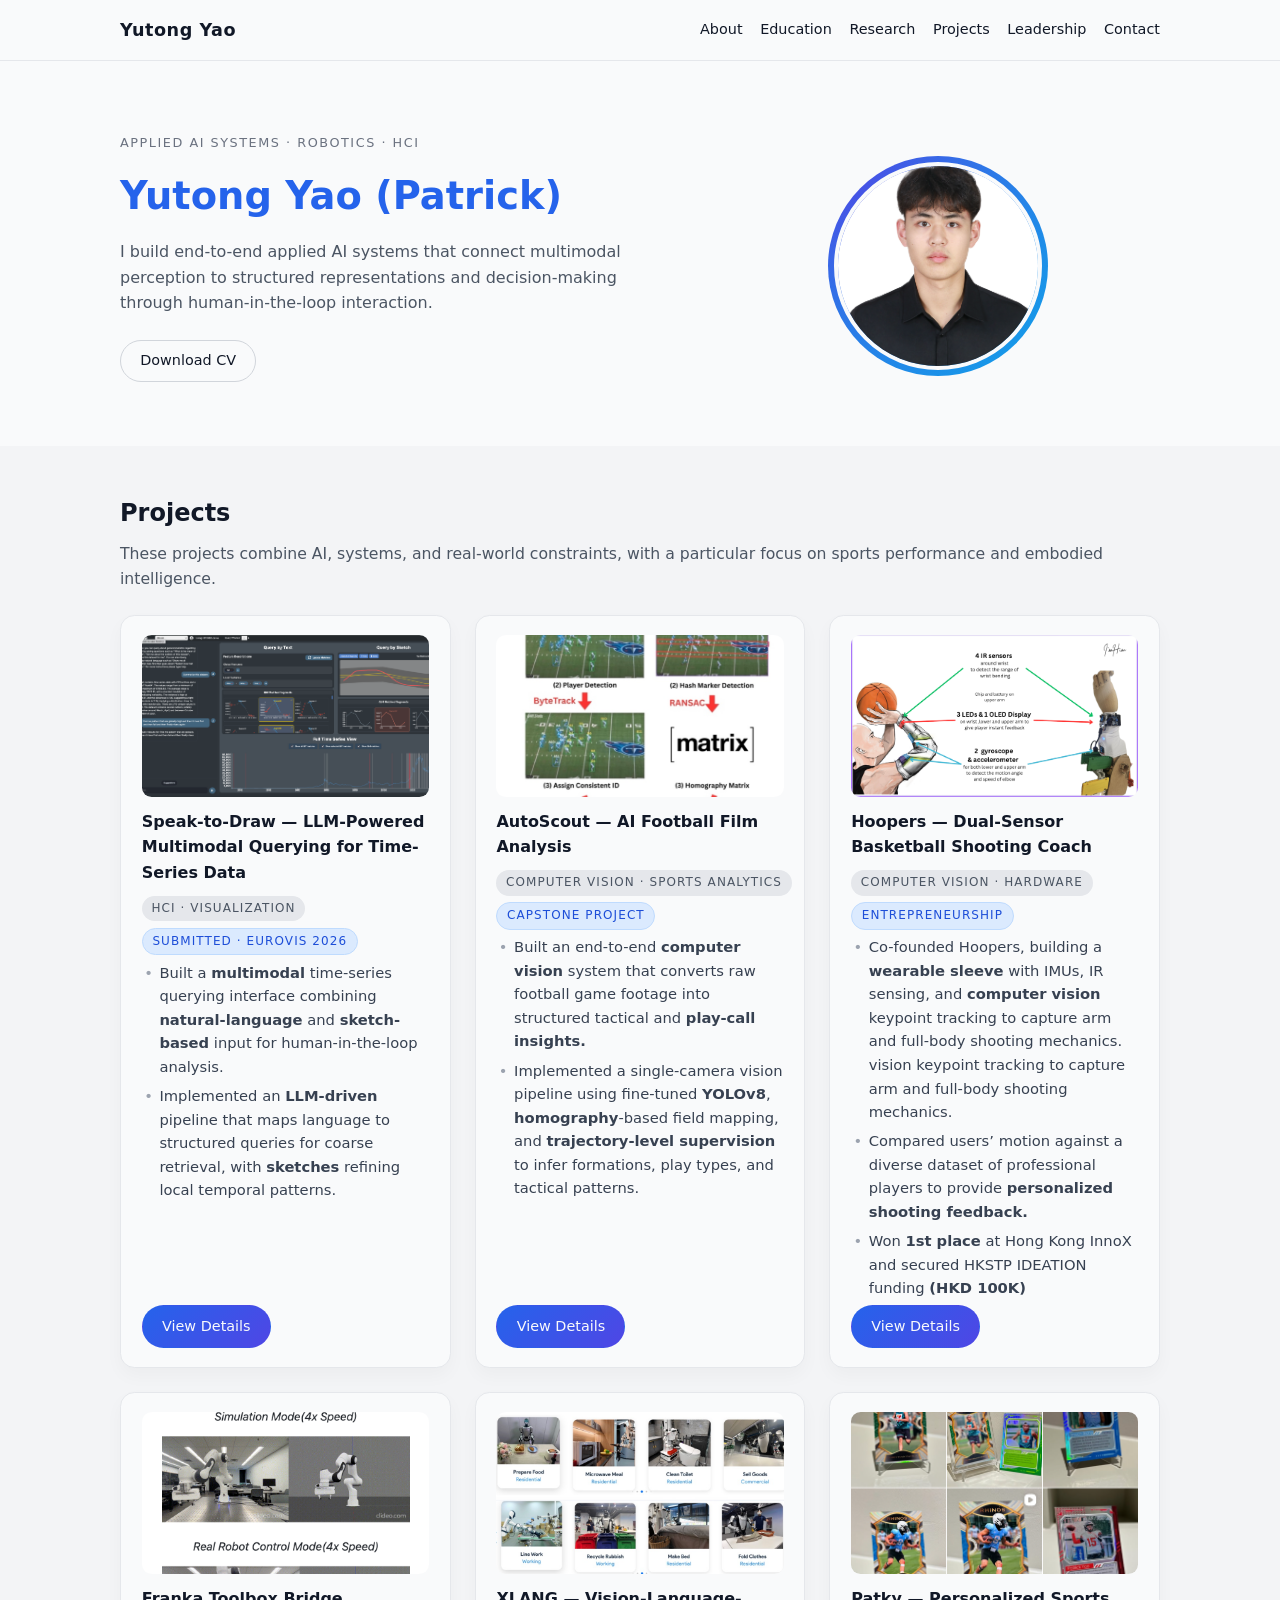
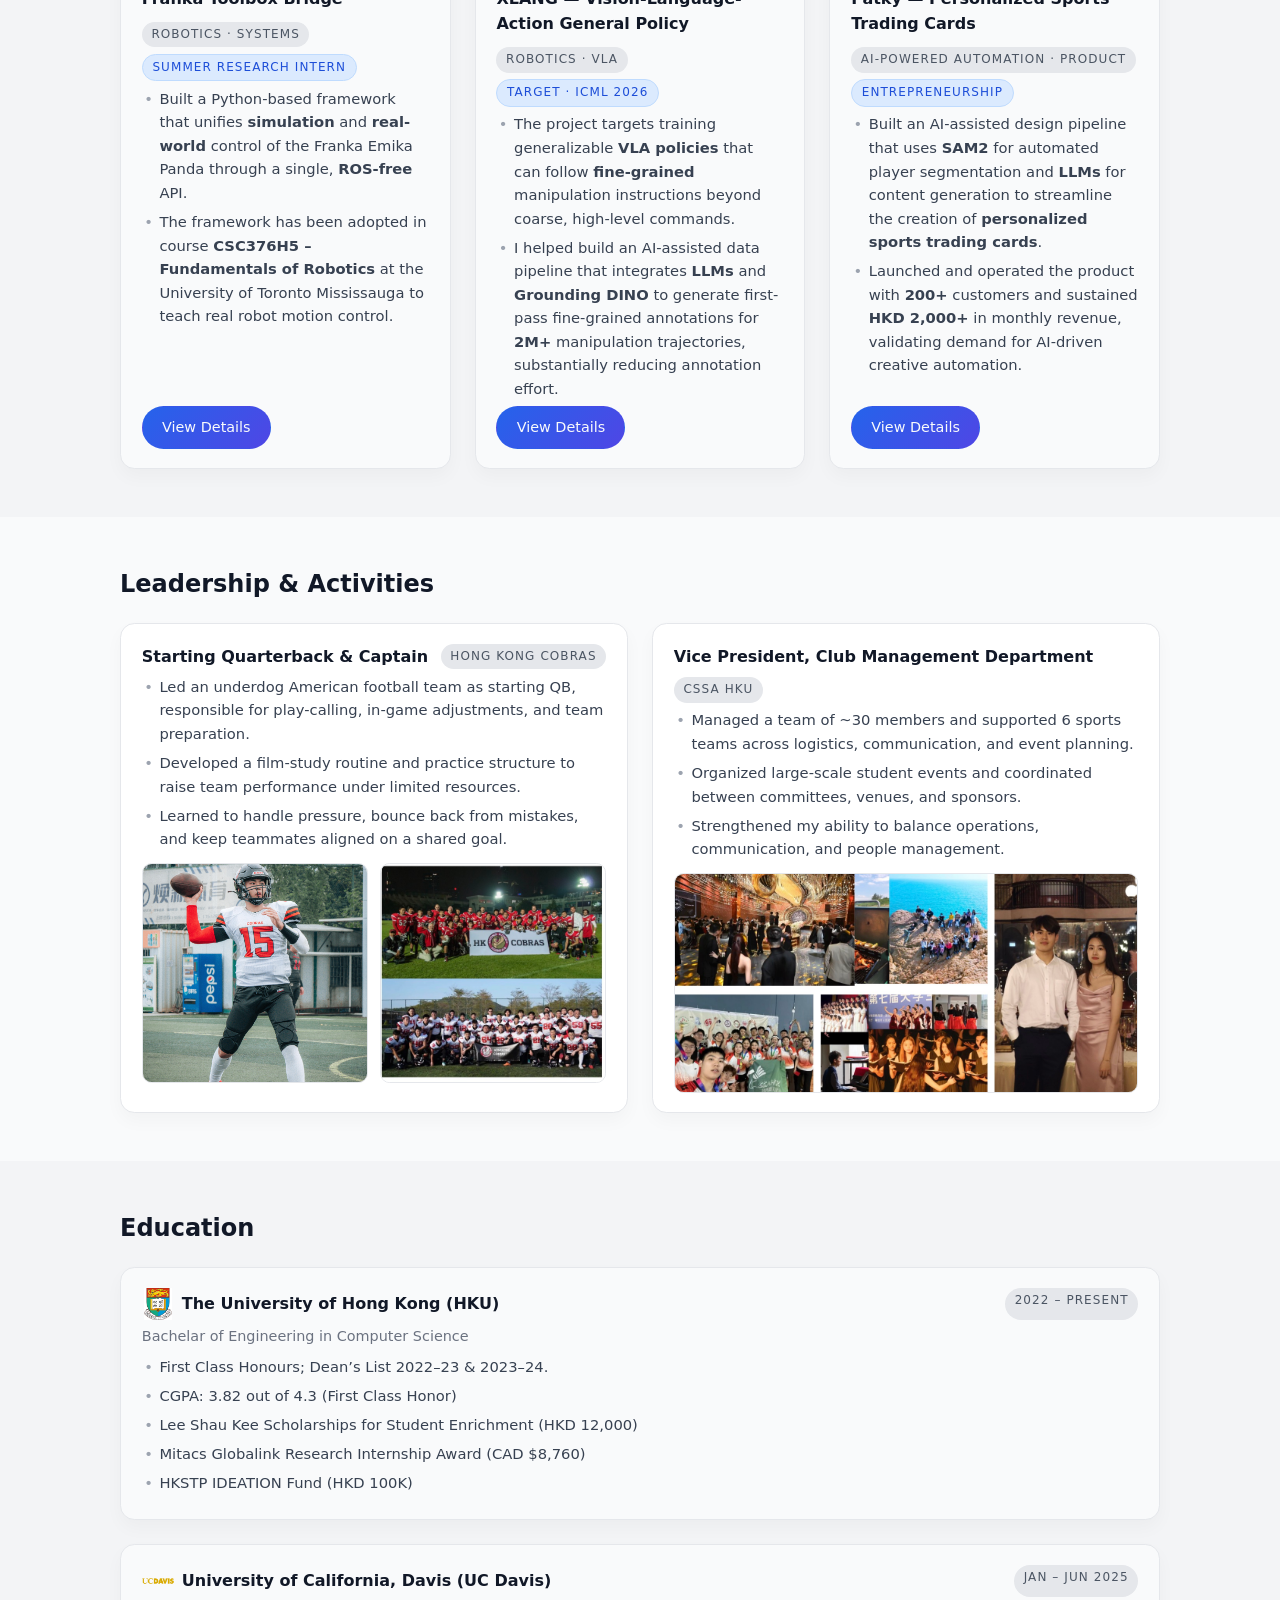
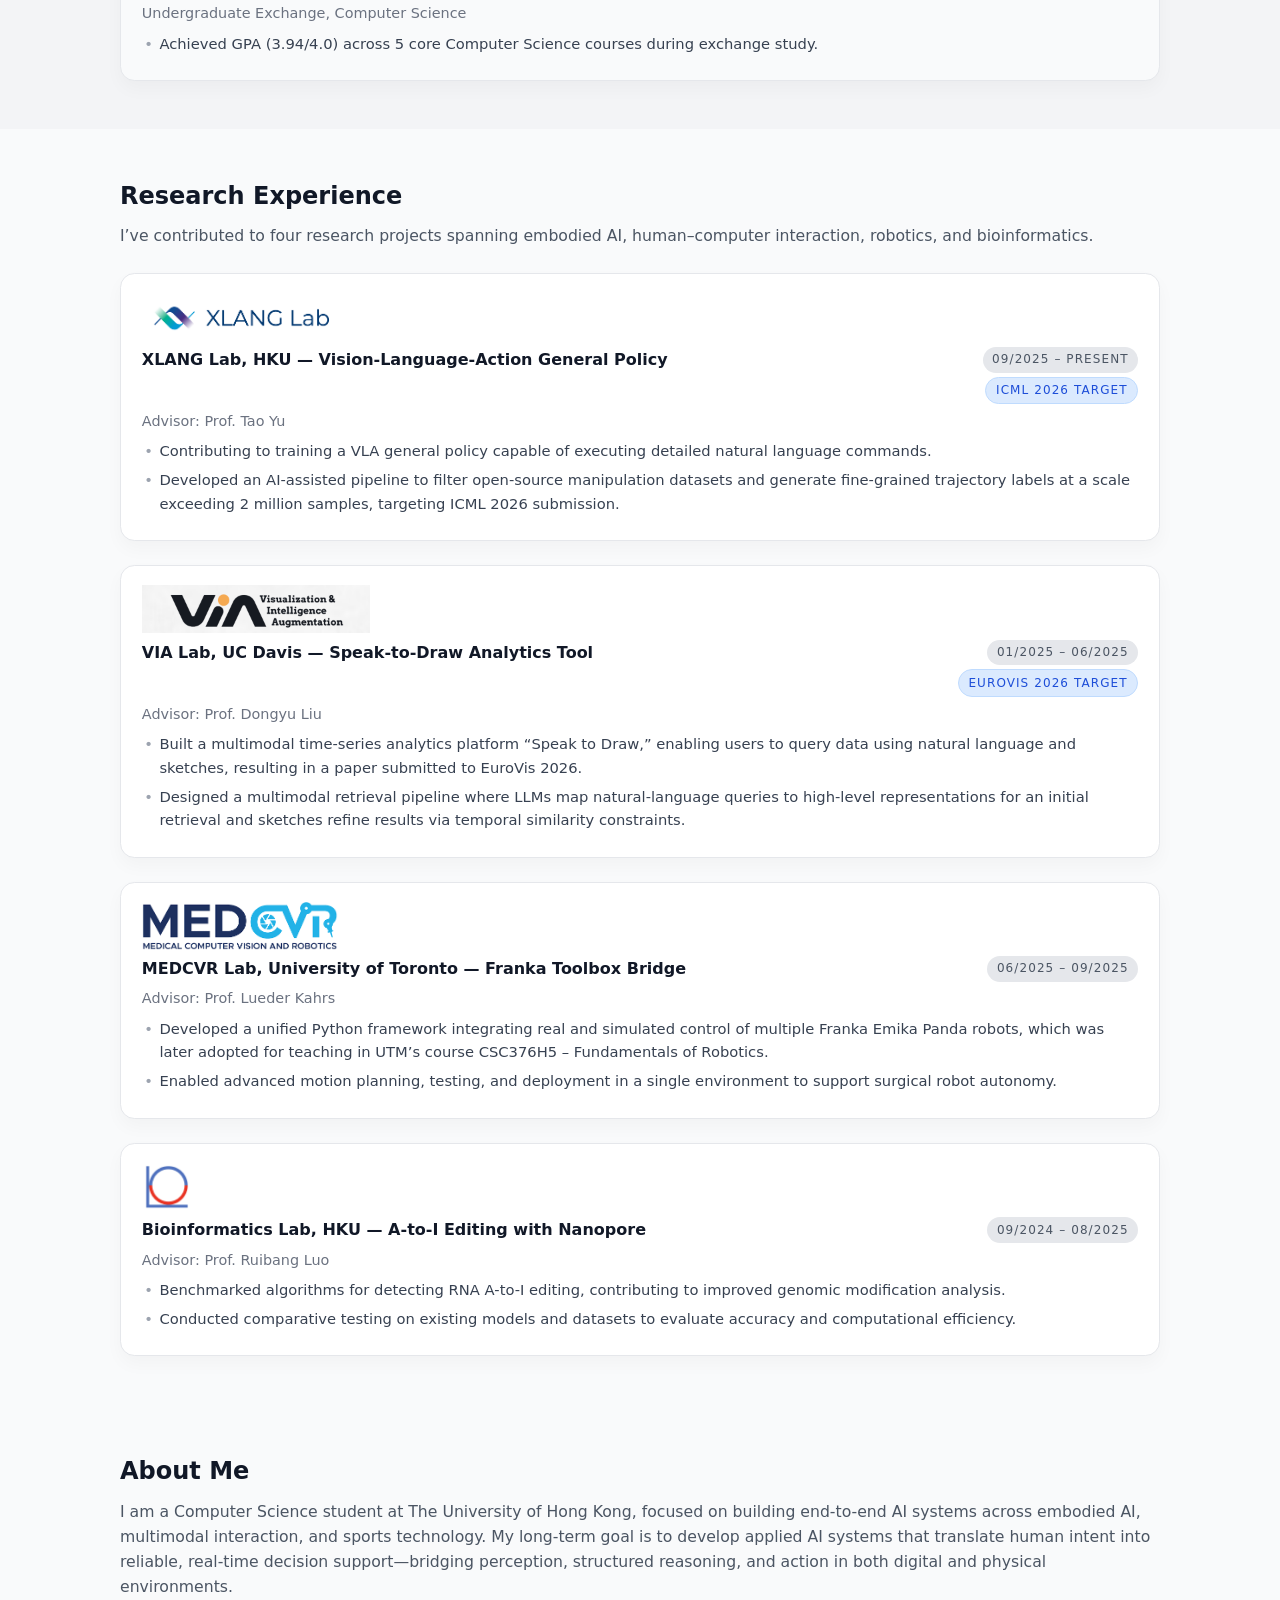
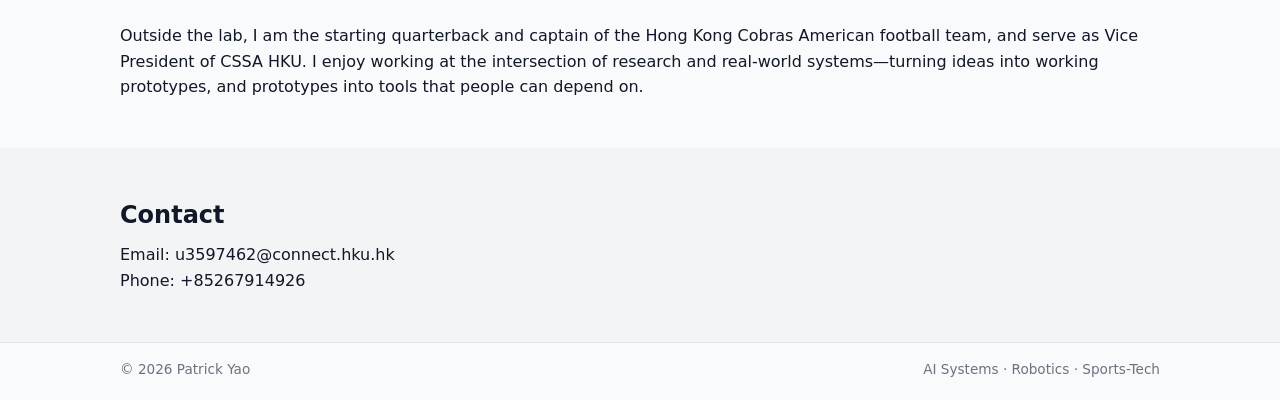
<file: index.html>
<!DOCTYPE html>
<html lang="en">
<head>
  <meta charset="UTF-8" />
  <title>Yutong Yao (Patrick) | AI Systems & Sports-Tech</title>
  <meta name="viewport" content="width=device-width, initial-scale=1" />
  <link rel="stylesheet" href="style.css" />
  <style>
    /* Inline overrides to avoid cache issues on deploy */
    .project-card {
      display: flex;
      flex-direction: column;
      min-height: 540px;
    }
    .project-actions {
      margin-top: auto;
      display: flex;
      gap: 0.5rem;
    }
    .tag-group {
      display: flex;
      gap: 0.4rem;
      flex-basis: 100%;
      flex-wrap: wrap;
      margin-top: 0.15rem;
    }
    .tag-accent {
      background-color: #dbeafe;
      color: #1d4ed8;
      border: 1px solid #bfdbfe;
    }
    /* Research section: keep tags on the right and stack vertically */
    #research .card-header {
      display: flex;
      justify-content: space-between;
      align-items: flex-start;
    }
    #research .tag-group {
      flex-basis: auto;
      flex-wrap: nowrap;
      flex-direction: column;
      align-items: flex-end;
      gap: 0.25rem;
      margin-top: 0;
    }
    /* Leadership galleries */
    .leadership-gallery {
      display: grid;
      grid-template-columns: repeat(auto-fit, minmax(220px, 1fr));
      gap: 0.75rem;
      margin-top: 0.75rem;
    }
    .leadership-gallery img {
      width: 100%;
      height: 220px;
      object-fit: cover;
      border-radius: 0.6rem;
      border: 1px solid #e5e7eb;
    }
  </style>
</head>
<body>
  <header class="site-header">
    <div class="container nav-container">
      <div class="logo">
        <a href="#top">Yutong Yao</a>
      </div>
      <nav class="nav">
        <a href="#about">About</a>
        <a href="#education">Education</a>
        <a href="#research">Research</a>
        <a href="#projects">Projects</a>
        <a href="#leadership">Leadership</a>
        <a href="#contact">Contact</a>
      </nav>
    </div>
  </header>

  <main id="top">
    <!-- Hero / Intro -->
    <section class="hero">
      <div class="container hero-grid">
        <div class="hero-text">
          <p class="eyebrow">APPLIED AI SYSTEMS · ROBOTICS · HCI</p>
          <h1 class="hero-title"><span class="highlight">Yutong Yao (Patrick)</span></h1>
          <p class="hero-subtitle">
            I build end-to-end applied AI systems that connect multimodal perception to structured representations and decision-making through human-in-the-loop interaction.
          </p>
          <div class="hero-actions">
            <a href="cv/cv%203.4.pdf" class="btn" target="_blank" rel="noopener">
              Download CV
            </a>
          </div>
        </div>
        <div class="hero-photo-wrapper">
          <div class="hero-photo-circle">
            <img src="assets/personal_pic/YutongYao.png" alt="Portrait of Patrick Yao" class="hero-photo" />
          </div>
        </div>
      </div>
    </section>

    <!-- About moved below Projects -->

    <!-- Projects (moved before Education) -->
    <section id="projects" class="section section-alt">
      <div class="container">
        <h2 class="section-title">Projects</h2>
        <p class="section-lead">
          These projects combine AI, systems, and real-world constraints, with a particular focus on
          sports performance and embodied intelligence.
        </p>

        <div class="card-list cards-two-column">
          <!-- Speak-to-Draw — first -->
          <article class="card project-card">
            <img class="project-image" src="assets/project_pic/SpeakToDraw/SpeakToDraw_Pic_1.png" alt="Speak-to-Draw project preview" />
            <div class="card-header">
              <h3>Speak-to-Draw — LLM-Powered Multimodal Querying for Time-Series Data</h3>
              <div class="tag-group">
                <span class="tag">HCI · Visualization</span>
                <span class="tag tag-accent">SUBMITTED · EUROVIS 2026</span>
              </div>
            </div>
            <ul class="card-list-items">
              <li>
                Built a <strong>multimodal</strong> time-series querying interface combining <strong>natural-language</strong> and <strong>sketch-based</strong> input for human-in-the-loop analysis.
              </li>
              <li>
                Implemented an <strong>LLM-driven</strong> pipeline that maps language to structured queries for coarse retrieval, with <strong>sketches</strong> refining local temporal patterns.
              </li>
            </ul>
            <div class="project-actions">
              <a href="projects/speak-to-draw.html" class="btn primary">View Details</a>
            </div>
          </article>

          <!-- AutoScout — second -->
          <article class="card project-card">
            <img class="project-image" src="assets/project_pic/AutoScout/AutoScout_Pic_1.png" alt="AutoScout project preview" />
            <div class="card-header">
              <h3>AutoScout — AI Football Film Analysis</h3>
              <div class="tag-group">
                <span class="tag">Computer Vision · Sports Analytics</span>
                <span class="tag tag-accent">Capstone Project</span>
              </div>
            </div>
            <ul class="card-list-items">
              <li>
                Built an end-to-end <strong>computer vision</strong> system that converts raw football game footage into structured tactical and <strong>play-call insights.</strong>
              </li>
              <li>
                Implemented a single-camera vision pipeline using fine-tuned <strong>YOLOv8</strong>, <strong>homography</strong>-based field mapping</strong>, and <strong>trajectory-level supervision</strong> to infer formations, play types, and tactical patterns.
              </li>
            </ul>
            <div class="project-actions">
              <a href="projects/autoscout.html" class="btn primary">View Details</a>
            </div>
          </article>

          <!-- Hoopers — third -->
          <article class="card project-card">
            <img class="project-image" src="assets/project_pic/Hoopers/Hoopers_Pic_1.png" alt="Hoopers project preview" />
            <div class="card-header">
              <h3>Hoopers — Dual-Sensor Basketball Shooting Coach</h3>
              <div class="tag-group">
                <span class="tag">Computer Vision · Hardware</span>
                <span class="tag tag-accent">Entrepreneurship</span>
              </div>
            </div>
            <ul class="card-list-items">
              <li>
                Co-founded Hoopers, building a <strong>wearable sleeve</strong> with IMUs, IR sensing, and <strong>computer vision</strong> keypoint tracking to capture arm and full-body shooting mechanics.
                vision keypoint tracking to capture arm and full-body shooting mechanics.
              </li>
              <li>
                Compared users’ motion against a diverse dataset of professional players to provide
                <strong>personalized shooting feedback.</strong>
              </li>
              <li>
                Won <strong>1st place</strong> at Hong Kong InnoX and secured HKSTP IDEATION funding <strong>(HKD 100K)</strong> 
              </li>
            </ul>
            <div class="project-actions">
              <a href="projects/hoopers.html" class="btn primary">View Details</a>
            </div>
          </article>

          <!-- Franka Toolbox Bridge — fourth -->
          <article class="card project-card">
            <img class="project-image" src="assets/project_pic/Franky_Toolbox_Bridge/Franky_Toolbox_Bridge.png" alt="Franka Toolbox Bridge project preview" />
            <div class="card-header">
              <h3>Franka Toolbox Bridge</h3>
              <div class="tag-group">
                <span class="tag">Robotics · Systems</span>
                <span class="tag tag-accent">Summer Research Intern</span>
              </div>
            </div>
            <ul class="card-list-items">
              <li>
                Built a Python-based framework that unifies <strong>simulation</strong> and <strong>real-world</strong> control of the Franka Emika Panda through a single, <strong>ROS-free</strong> API.
              </li>
              <li>
                The framework has been adopted in course <strong>CSC376H5 – Fundamentals of Robotics</strong> at the University of Toronto Mississauga to teach real robot motion control.
              </li>
            </ul>
            <div class="project-actions">
              <a href="projects/franka-toolbox-bridge.html" class="btn primary">View Details</a>
            </div>
          </article>

          <!-- XLANG — placeholder -->
          <article class="card project-card">
            <img class="project-image" src="assets/football_pic/XLANG.jpeg" alt="XLANG project preview" />
            <div class="card-header">
              <h3>XLANG — Vision-Language-Action General Policy</h3>
              <div class="tag-group">
                <span class="tag">Robotics · VLA</span>
                <span class="tag tag-accent">Target · ICML 2026</span>
              </div>
            </div>
            <ul class="card-list-items">
              <li>
                The project targets training generalizable <strong>VLA policies</strong> that can follow <strong>fine-grained</strong> manipulation instructions beyond coarse, high-level commands.
              </li>
              <li>
                I helped build an AI-assisted data pipeline that integrates <strong>LLMs</strong> and <strong>Grounding DINO</strong> to generate first-pass fine-grained annotations for <strong>2M+</strong> manipulation trajectories, substantially reducing annotation effort.
              </li>
            </ul>
            <div class="project-actions">
              <a href="projects/xlang.html" class="btn primary">View Details</a>
            </div>
          </article>

          <!-- Patky — placeholder -->
          <article class="card project-card">
            <img class="project-image" src="assets/project_pic/Patky/Patky_Pic_2.png" alt="Patky project preview" />
            <div class="card-header">
              <h3>Patky — Personalized Sports Trading Cards</h3>
              <div class="tag-group">
                <span class="tag">AI-POWERED AUTOMATION · Product</span>
                <span class="tag tag-accent">Entrepreneurship</span>
              </div>
            </div>
            <ul class="card-list-items">
              <li>
                Built an AI-assisted design pipeline that uses <strong>SAM2</strong> for automated player segmentation and <strong>LLMs</strong> for content generation to streamline the creation of <strong>personalized sports trading cards</strong>.
              </li>
              <li>
                Launched and operated the product with <strong>200+</strong> customers and sustained <strong>HKD 2,000+</strong> in monthly revenue, validating demand for AI-driven creative automation.
              </li>
            </ul>
            <div class="project-actions">
              <a href="projects/patky.html" class="btn primary">View Details</a>
            </div>
          </article>
        </div>
      </div>
    </section>

    <!-- Leadership & Activities -->
    <section id="leadership" class="section">
      <div class="container">
        <h2 class="section-title">Leadership & Activities</h2>
        <div class="card-list cards-two-column">

          <article class="card">
            <div class="card-header">
              <h3>Starting Quarterback & Captain</h3>
              <span class="tag">Hong Kong Cobras</span>
            </div>
            <ul class="card-list-items">
              <li>
                Led an underdog American football team as starting QB, responsible for play-calling,
                in-game adjustments, and team preparation.
              </li>
              <li>
                Developed a film-study routine and practice structure to raise team performance under
                limited resources.
              </li>
              <li>
                Learned to handle pressure, bounce back from mistakes, and keep teammates aligned on a
                shared goal.
              </li>
            </ul>
            <div class="leadership-gallery">
              <img src="assets/football_pic/football1.JPG" alt="Quarterback action left">
              <img src="assets/football_pic/football3.jpeg" alt="Quarterback action right">
            </div>
          </article>

          <article class="card">
            <div class="card-header">
              <h3>Vice President, Club Management Department</h3>
              <span class="tag">CSSA HKU</span>
            </div>
            <ul class="card-list-items">
              <li>
                Managed a team of ~30 members and supported 6 sports teams across logistics,
                communication, and event planning.
              </li>
              <li>
                Organized large-scale student events and coordinated between committees, venues, and
                sponsors.
              </li>
              <li>
                Strengthened my ability to balance operations, communication, and people management.
              </li>
            </ul>
            <div class="leadership-gallery">
              <img src="assets/football_pic/CSSAHKU.jpeg" alt="CSSA HKU activities">
            </div>
          </article>

        </div>
      </div>
    </section>

    

    <!-- Education -->
    <section id="education" class="section section-alt">
      <div class="container">
        <h2 class="section-title">Education</h2>
        <div class="card-list">
          <article class="card">
            <div class="card-header">
              <div class="card-title">
                <img src="assets/icons/hku_icon.png" alt="HKU icon" class="card-logo" />
                <h3>The University of Hong Kong (HKU)</h3>
              </div>
              <span class="tag">2022 – Present</span>
            </div>
            <p class="card-subtitle">Bachelar of Engineering in Computer Science</p>
            <ul class="card-list-items">
              <li>First Class Honours; Dean’s List 2022–23 & 2023–24.</li>
              <li>CGPA: 3.82 out of 4.3 (First Class Honor)</li>
              <li>Lee Shau Kee Scholarships for Student Enrichment (HKD 12,000)</li>
              <li>Mitacs Globalink Research Internship Award (CAD $8,760)</li>
              <li>HKSTP IDEATION Fund (HKD 100K)</li>
            </ul>
          </article>
          <article class="card">
            <div class="card-header">
              <div class="card-title">
                <img src="assets/icons/UCDavis_icon.png" alt="UC Davis icon" class="card-logo" />
                <h3>University of California, Davis (UC Davis)</h3>
              </div>
              <span class="tag">Jan – Jun 2025</span>
            </div>
            <p class="card-subtitle">Undergraduate Exchange, Computer Science</p>
            <ul class="card-list-items">
              <li>Achieved GPA (3.94/4.0) across 5 core Computer Science courses during exchange study.</li>
            </ul>
          </article>
        </div>
      </div>
    </section>

    <!-- Research Experience -->
    <section id="research" class="section">
      <div class="container">
        <h2 class="section-title">Research Experience</h2>
        <p class="section-lead">
          I’ve contributed to four research projects spanning embodied AI, human–computer interaction,
          robotics, and bioinformatics.
        </p>

        <div class="card-list">

          <article class="card">
            <div class="research-logo-wrap">
              <img src="assets/icons/XLANG_icon.png" alt="XLANG Lab icon" class="research-logo" />
            </div>
            <div class="card-header">
              <h3>XLANG Lab, HKU — Vision-Language-Action General Policy</h3>
              <div class="tag-group">
                <span class="tag">09/2025 – Present</span>
                <span class="tag tag-accent">ICML 2026 Target</span>
              </div>
            </div>
            <p class="card-subtitle">Advisor: Prof. Tao Yu</p>
            <ul class="card-list-items">
              <li>Contributing to training a VLA general policy capable of executing detailed natural language commands.</li>
              <li>Developed an AI-assisted pipeline to filter open-source manipulation datasets and generate fine-grained trajectory labels at a scale exceeding 2 million samples, targeting ICML 2026 submission.</li>
            </ul>
          </article>

          <article class="card">
            <div class="research-logo-wrap">
              <img src="assets/icons/via_icon.png" alt="VIA Lab icon" class="research-logo" />
            </div>
            <div class="card-header">
              <h3>VIA Lab, UC Davis — Speak-to-Draw Analytics Tool</h3>
              <div class="tag-group">
                <span class="tag">01/2025 – 06/2025</span>
                <span class="tag tag-accent">EuroVis 2026 Target</span>
              </div>
            </div>
            <p class="card-subtitle">Advisor: Prof. Dongyu Liu</p>
            <ul class="card-list-items">
              <li>Built a multimodal time-series analytics platform “Speak to Draw,” enabling users to query data using natural language and sketches, resulting in a paper submitted to EuroVis 2026.</li>
              <li>Designed a multimodal retrieval pipeline where LLMs map natural-language queries to high-level representations for an initial retrieval and sketches refine results via temporal similarity constraints.</li>
            </ul>
          </article>

          <article class="card">
            <div class="research-logo-wrap">
              <img src="assets/icons/MEDCVR_icon.png" alt="MEDCVR Lab icon" class="research-logo" />
            </div>
            <div class="card-header">
              <h3>MEDCVR Lab, University of Toronto — Franka Toolbox Bridge</h3>
              <div class="tag-group">
                <span class="tag">06/2025 – 09/2025</span>
              </div>
            </div>
            <p class="card-subtitle">Advisor: Prof. Lueder Kahrs</p>
            <ul class="card-list-items">
              <li>Developed a unified Python framework integrating real and simulated control of multiple Franka Emika Panda robots, which was later adopted for teaching in UTM’s course CSC376H5 – Fundamentals of Robotics.</li>
              <li>Enabled advanced motion planning, testing, and deployment in a single environment to support surgical robot autonomy.</li>
            </ul>
          </article>

          <article class="card">
            <div class="research-logo-wrap">
              <img src="assets/icons/Bioinformatics_icon.png" alt="Bioinformatics Lab icon" class="research-logo" />
            </div>
            <div class="card-header">
              <h3>Bioinformatics Lab, HKU — A-to-I Editing with Nanopore</h3>
              <div class="tag-group">
                <span class="tag">09/2024 – 08/2025</span>
              </div>
            </div>
            <p class="card-subtitle">Advisor: Prof. Ruibang Luo</p>
            <ul class="card-list-items">
              <li>Benchmarked algorithms for detecting RNA A-to-I editing, contributing to improved genomic modification analysis.</li>
              <li>Conducted comparative testing on existing models and datasets to evaluate accuracy and computational efficiency.</li>
            </ul>
          </article>

        </div>
      </div>
    </section>

    <!-- Projects section moved above -->

    <!-- About -->
    <section id="about" class="section">
      <div class="container">
        <h2 class="section-title">About Me</h2>
        <p class="section-lead">
          I am a Computer Science student at The University of Hong Kong, focused on building end-to-end AI systems across embodied AI, multimodal interaction, and sports technology. My long-term goal is to develop applied AI systems that translate human intent into reliable, real-time decision support—bridging perception, structured reasoning, and action in both digital and physical environments.
        </p>
        <p>
          Outside the lab, I am the starting quarterback and captain of the Hong Kong Cobras American football team, and serve as Vice President of CSSA HKU. I enjoy working at the intersection of research and real-world systems—turning ideas into working prototypes, and prototypes into tools that people can depend on.
        </p>
      </div>
    </section>

    <!-- Contact -->
    <section id="contact" class="section section-alt">
      <div class="container">
        <h2 class="section-title">Contact</h2>
        <p>Email: <a href="mailto:u3597462@connect.hku.hk">u3597462@connect.hku.hk</a></p>
        <p>Phone: +85267914926</p>
      </div>
    </section>
  </main>

  <footer class="site-footer">
    <div class="container footer-inner">
      <span>© <span id="year"></span> Patrick Yao</span>
      <span>AI Systems · Robotics · Sports-Tech</span>
    </div>
  </footer>

  <script>
    // Auto-update year in footer
    document.getElementById('year').textContent = new Date().getFullYear();
  </script>
</body>
</html>
</file>
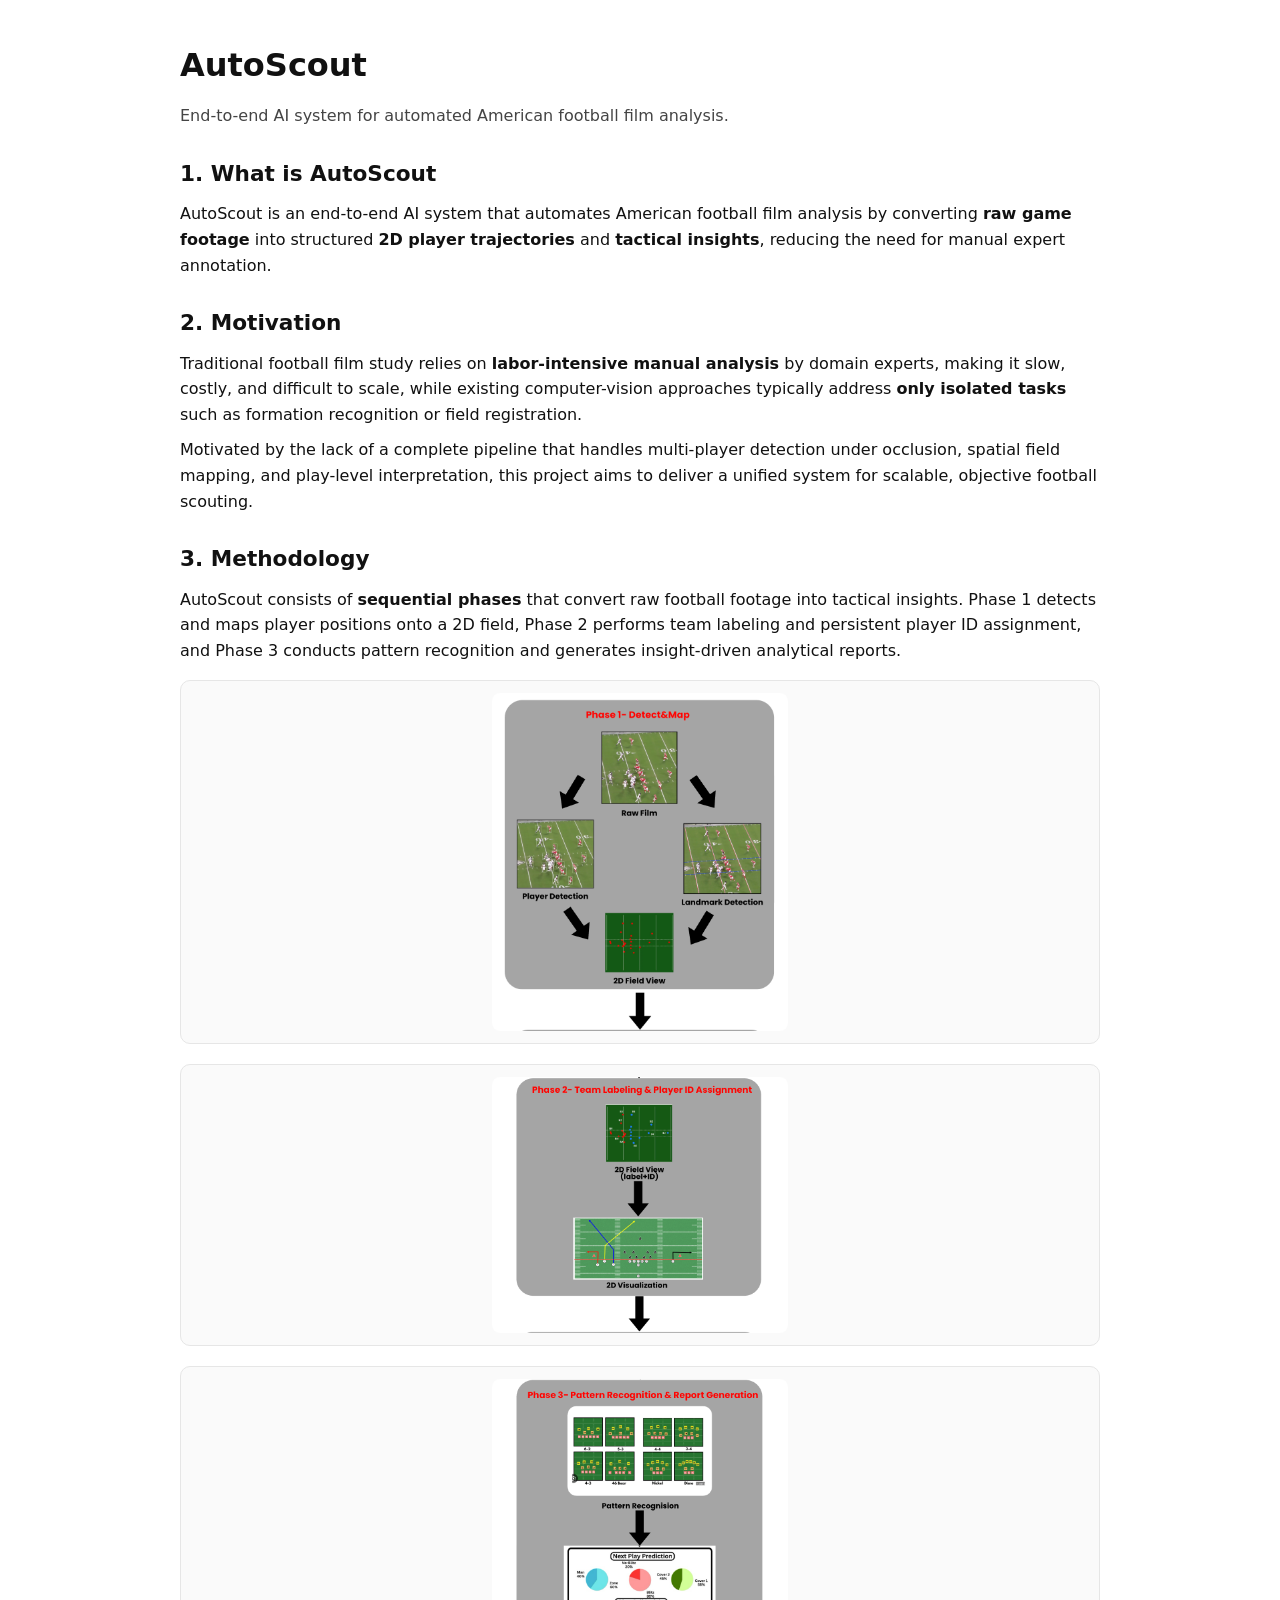
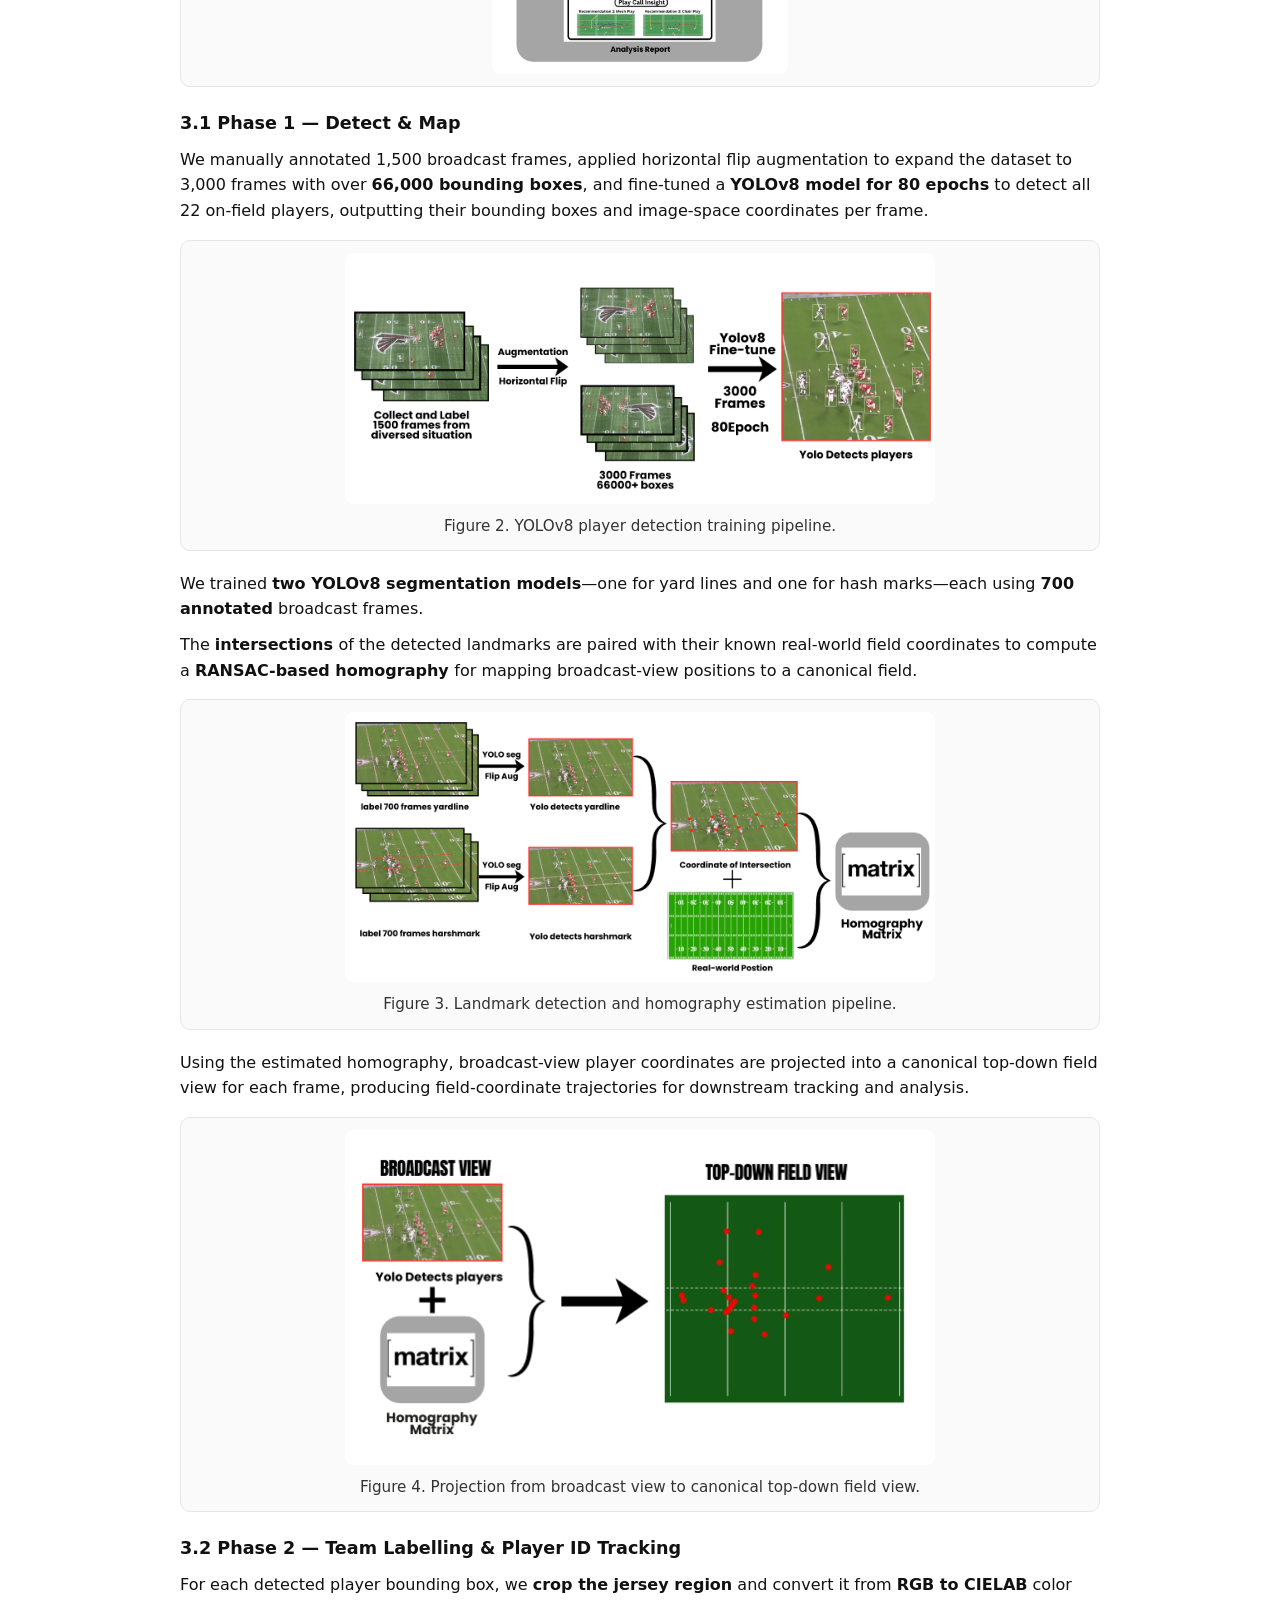
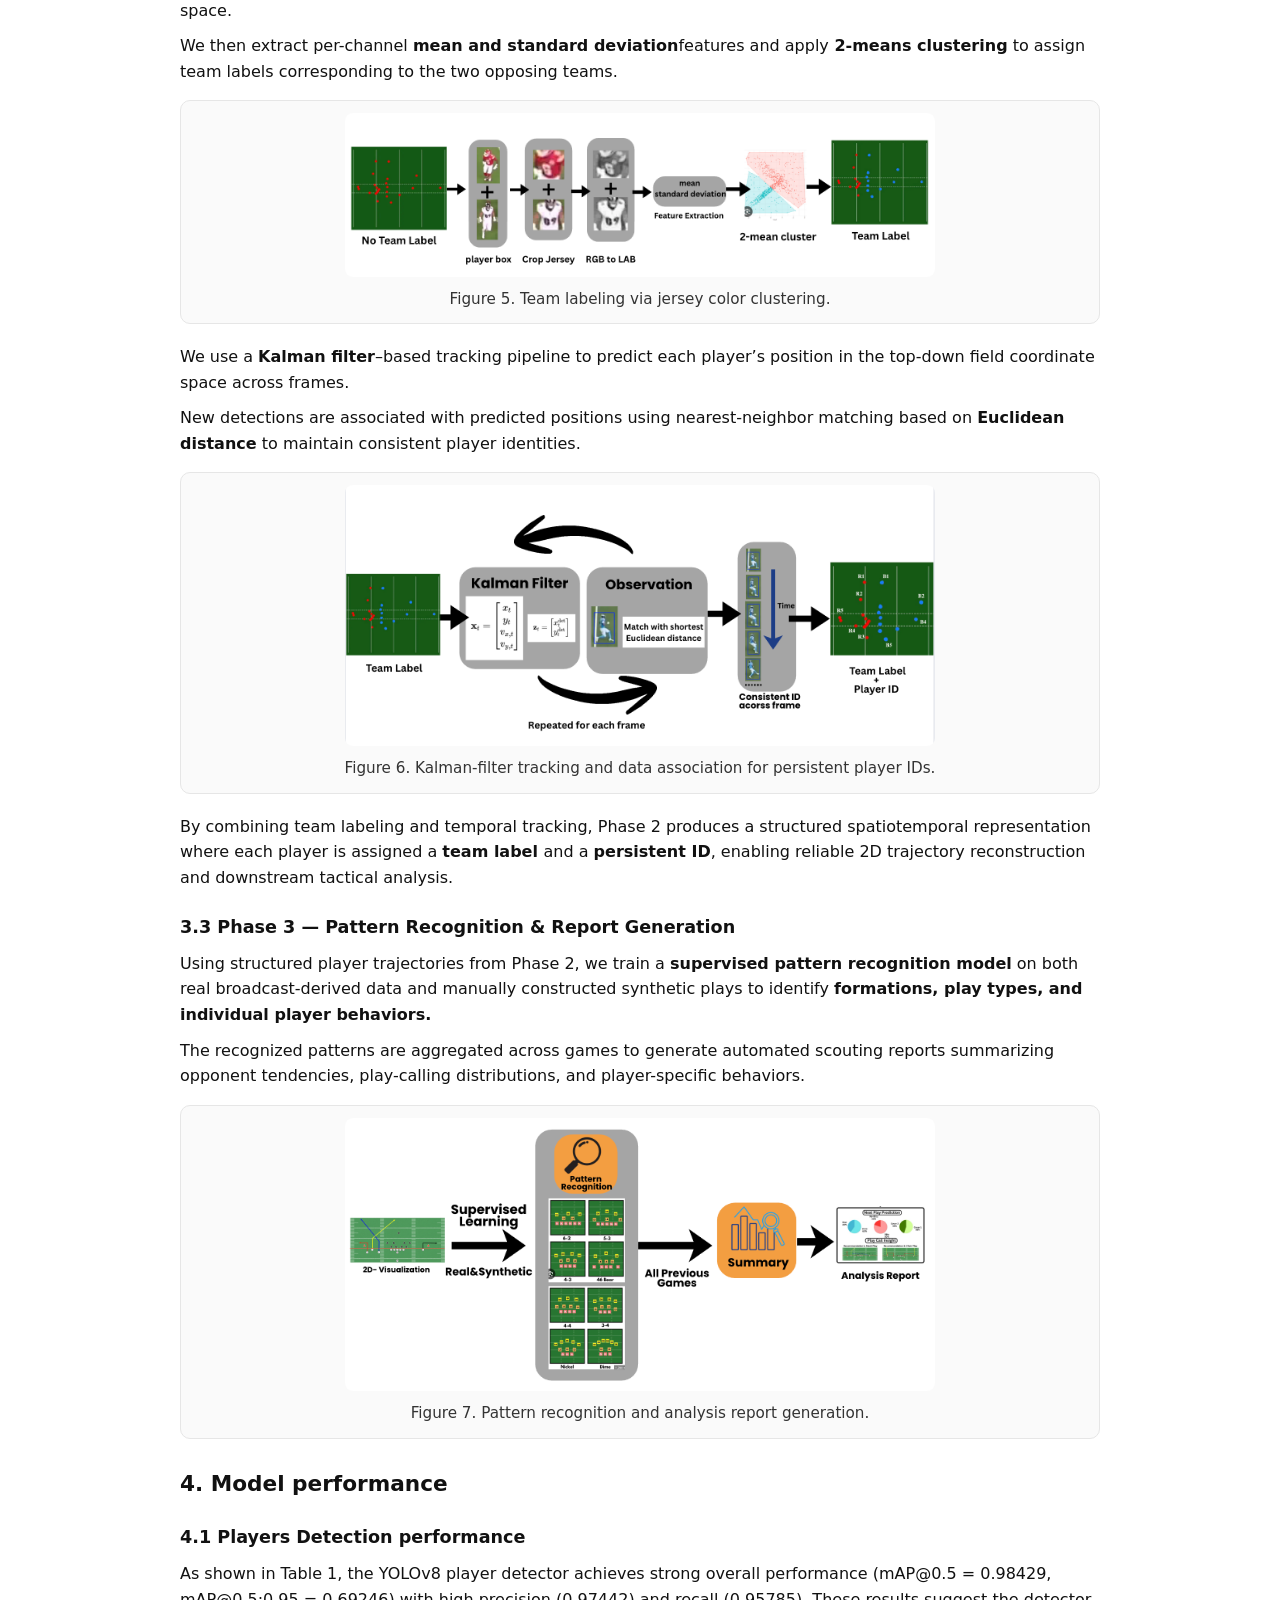
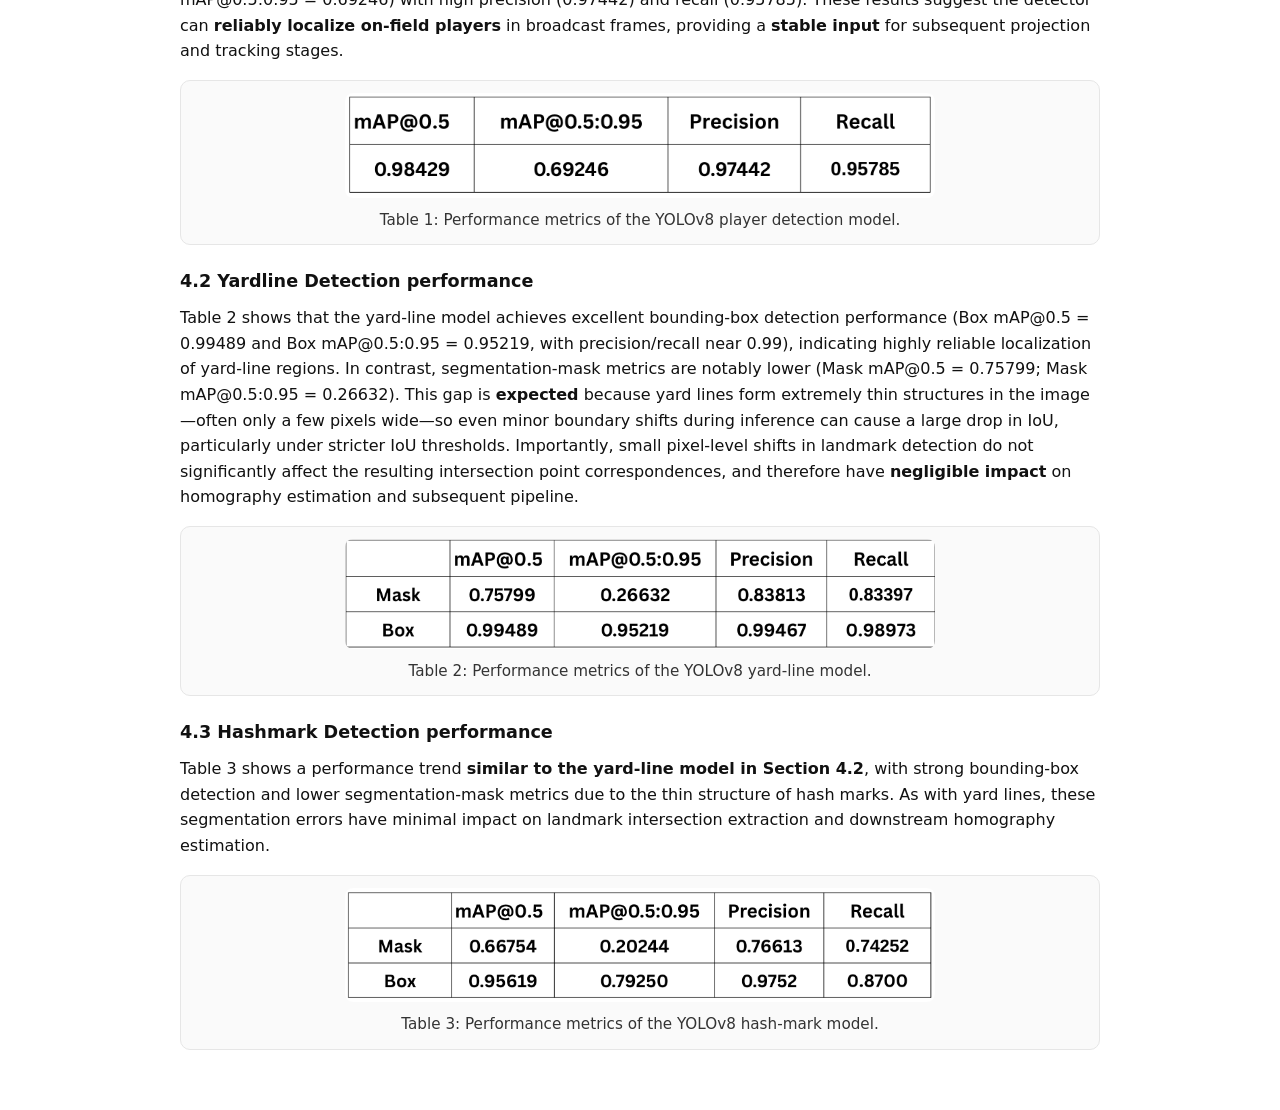
<file: projects/autoscout.html>
<!doctype html>
<html lang="en">
<head>
  <meta charset="utf-8" />
  <meta name="viewport" content="width=device-width, initial-scale=1" />
  <title>AutoScout — Project Summary</title>
  <style>
    :root { --maxw: 920px; }
    body {
      font-family: system-ui, -apple-system, Segoe UI, Roboto, Helvetica, Arial, sans-serif;
      line-height: 1.6;
      margin: 0;
      color: #111;
      background: #fff;
    }
    main { max-width: var(--maxw); margin: 0 auto; padding: 40px 20px; }
    h1 { font-size: 2rem; margin: 0 0 12px; }
    h2 { font-size: 1.35rem; margin: 28px 0 10px; }
    h3 { font-size: 1.1rem; margin: 22px 0 8px; }
    p { margin: 10px 0; }
    figure {
      margin: 16px 0 20px;
      padding: 12px;
      border: 1px solid #e6e6e6;
      border-radius: 10px;
      background: #fafafa;
    }
    figure img {
      display: block;
      width: 66%;
      max-width: 100%;
      height: auto;
      margin: 0 auto;
      border-radius: 8px;
    }
    figcaption {
      margin-top: 10px;
      font-size: 0.95rem;
      color: #333;
      text-align: center;
    }
    .muted { color: #444; }
  </style>
</head>

<body>
  <main>
    <header>
      <h1>AutoScout</h1>
      <p class="muted">End-to-end AI system for automated American football film analysis.</p>
    </header>

    <section id="what-is-autoscout">
      <h2>1. What is AutoScout</h2>
      <p>
        AutoScout is an end-to-end AI system that automates American football film analysis by converting <strong> raw game footage</strong>
        into structured <strong>2D player trajectories</strong> and <strong>tactical insights</strong>, reducing the need for manual expert annotation.
      </p>
    </section>

    <section id="motivation">
      <h2>2. Motivation</h2>
      <p>
        Traditional football film study relies on <strong>labor-intensive manual analysis</strong> by domain experts, making it slow, costly,
        and difficult to scale, while existing computer-vision approaches typically address <strong> only isolated tasks </strong> such as
        formation recognition or field registration.
      </p>
      <p>
        Motivated by the lack of a complete pipeline that handles multi-player detection under occlusion, spatial field
        mapping, and play-level interpretation, this project aims to deliver a unified system for scalable, objective
        football scouting.
      </p>
    </section>

    <section id="methodology">
      <h2>3. Methodology</h2>
      <p>
        AutoScout consists of <strong> sequential phases</strong> that convert raw football footage into tactical insights. Phase 1
        detects and maps player positions onto a 2D field, Phase 2 performs team labeling and persistent player ID assignment,
        and Phase 3 conducts pattern recognition and generates insight-driven analytical reports.
      </p>

      <figure id="figure1">
        <img src="../assets/Autoscout/figure1.png" alt="Figure 1: AutoScout workflow overview (Phase 1–3)." style="width: 33%; height: auto; display: block; margin: 0 auto;" />
      </figure>
      <figure id="figure11">
        <img src="../assets/Autoscout/figure11.png" alt="Figure 1: AutoScout workflow overview (Phase 1–3)." style="width: 33%; height: auto; display: block; margin: 0 auto;" />
      </figure>
      <figure id="figure12">
        <img src="../assets/Autoscout/figure12.png" alt="Figure 1: AutoScout workflow overview (Phase 1–3)." style="width: 33%; height: auto; display: block; margin: 0 auto;" />
      </figure>

      <section id="phase1">
        <h3>3.1 Phase 1 — Detect &amp; Map</h3>

        <p>
          We manually annotated 1,500 broadcast frames, applied horizontal flip augmentation to expand the dataset to 3,000
          frames with over <strong> 66,000 bounding boxes</strong>, and fine-tuned a <strong>YOLOv8 model for 80 epochs</strong> to detect all 22 on-field
          players, outputting their bounding boxes and image-space coordinates per frame.
        </p>

        <figure id="figure2">
          <img src="../assets/Autoscout/figure2.png" alt="Figure 2: YOLOv8 player detection training pipeline." />
          <figcaption>Figure 2. YOLOv8 player detection training pipeline.</figcaption>
        </figure>

        <p>
          We trained <strong> two YOLOv8 segmentation models</strong>—one for yard lines and one for hash marks—each using <strong> 700 annotated</strong>
          broadcast frames.
        </p>
        <p>
          The <strong> intersections </strong>of the detected landmarks are paired with their known real-world field coordinates to compute a
          <strong>RANSAC-based homography </strong>for mapping broadcast-view positions to a canonical field.
        </p>

        <figure id="figure3">
          <img src="../assets/Autoscout/figure3.png" alt="Figure 3: Landmark detection and homography estimation pipeline." />
          <figcaption>Figure 3. Landmark detection and homography estimation pipeline.</figcaption>
        </figure>
        <p>
          Using the estimated homography, broadcast-view player coordinates are projected into a canonical top-down field view for each frame, producing field-coordinate trajectories for downstream tracking and analysis.
        </p>

        <figure id="figure4">
          <img src="../assets/Autoscout/figure4.png" alt="Figure 4: Projection from broadcast view to canonical top-down field view." />
          <figcaption>Figure 4. Projection from broadcast view to canonical top-down field view.</figcaption>
        </figure>
        
      </section>

      <section id="phase2">
        <h3>3.2 Phase 2 — Team Labelling &amp; Player ID Tracking</h3>

        <p>
          For each detected player bounding box, we <strong> crop the jersey region</strong> and convert it from <strong>RGB to CIELAB</strong> color space.
        </p>
        <p>
          We then extract per-channel <strong>mean and standard deviation</strong>features and apply<strong> 2-means clustering</strong> to assign team labels
          corresponding to the two opposing teams.
        </p>

        <figure id="figure5">
          <img src="../assets/Autoscout/figure5.png" alt="Figure 5: Team labeling via jersey color clustering." />
          <figcaption>Figure 5. Team labeling via jersey color clustering.</figcaption>
        </figure>

        <p>
          We use a <strong> Kalman filter</strong>–based tracking pipeline to predict each player’s position in the top-down field coordinate
          space across frames.
        </p>
        <p>
          New detections are associated with predicted positions using nearest-neighbor matching based on <strong>Euclidean distance</strong>
          to maintain consistent player identities.
        </p>

        <figure id="figure6">
          <img src="../assets/Autoscout/figure6.png" alt="Figure 6: Kalman-filter tracking and data association for persistent player IDs." />
          <figcaption>Figure 6. Kalman-filter tracking and data association for persistent player IDs.</figcaption>
        </figure>

        <p>
          By combining team labeling and temporal tracking, Phase 2 produces a structured spatiotemporal representation where
          each player is assigned a <Strong>team label </Strong>and a <strong>persistent ID</strong>, enabling reliable 2D trajectory reconstruction and
          downstream tactical analysis.
        </p>
      </section>

      <section id="phase3">
        <h3>3.3 Phase 3 — Pattern Recognition &amp; Report Generation</h3>

        <p>
          Using structured player trajectories from Phase 2, we train a <strong> supervised pattern recognition model</strong> on both real
          broadcast-derived data and manually constructed synthetic plays to identify <strong>formations, play types, and individual
          player behaviors.</strong>
        </p>
        <p>
          The recognized patterns are aggregated across games to generate automated scouting reports summarizing opponent
          tendencies, play-calling distributions, and player-specific behaviors.
        </p>

        <figure id="figure7">
          <img src="../assets/Autoscout/figure7.png" alt="Figure 7: Pattern recognition and analysis report generation." />
          <figcaption>Figure 7. Pattern recognition and analysis report generation.</figcaption>
        </figure>
      </section>
      <section id="model-performance">
        <h2>4. Model performance</h2>
        <h3>4.1 Players Detection performance</h3>
        <p>
          As shown in Table 1, the YOLOv8 player detector achieves strong overall performance (mAP@0.5 = 0.98429, mAP@0.5:0.95 = 0.69246) with high precision (0.97442) and recall (0.95785). These results suggest the detector can <strong> reliably localize on-field players</strong> in broadcast frames, providing a <strong>stable input</strong> for subsequent projection and tracking stages.
        </p>
        <figure id="figure8">
          <img src="../assets/Autoscout/figure8.png" alt="Table 1: YOLOv8 player detection performance." />
          <figcaption>Table 1: Performance metrics of the YOLOv8 player detection model.</figcaption>
        </figure>
        <h3>4.2 Yardline Detection performance</h3>
        <p>
          Table 2 shows that the yard-line model achieves excellent bounding-box detection performance (Box mAP@0.5 = 0.99489 and Box mAP@0.5:0.95 = 0.95219, with precision/recall near 0.99), indicating highly reliable localization of yard-line regions. In contrast, segmentation-mask metrics are notably lower (Mask mAP@0.5 = 0.75799; Mask mAP@0.5:0.95 = 0.26632). This gap is <strong>expected</strong> because yard lines form extremely thin structures in the image—often only a few pixels wide—so even minor boundary shifts during inference can cause a large drop in IoU, particularly under stricter IoU thresholds. Importantly, small pixel-level shifts in landmark detection do not significantly affect the resulting intersection point correspondences, and therefore have <strong>negligible impact</strong> on homography estimation and subsequent pipeline.
        </p>
        <figure id="figure9">
          <img src="../assets/Autoscout/figure9.png" alt="Table 2: Yard-line model performance." />
          <figcaption>Table 2: Performance metrics of the YOLOv8 yard-line model.</figcaption>
        </figure>
        <h3>4.3 Hashmark Detection performance</h3>
        <p>
          Table 3 shows a performance trend <Strong>similar to the yard-line model in Section 4.2</Strong>, with strong bounding-box detection and lower segmentation-mask metrics due to the thin structure of hash marks. As with yard lines, these segmentation errors have minimal impact on landmark intersection extraction and downstream homography estimation.
        </p>
        <figure id="figure10">
          <img src="../assets/Autoscout/figure10.png" alt="Table 3: Hash mark model performance." />
          <figcaption>Table 3: Performance metrics of the YOLOv8 hash-mark model.</figcaption>
        </figure>
      </section>
    </section>
  </main>
</body>
</html>
</file>
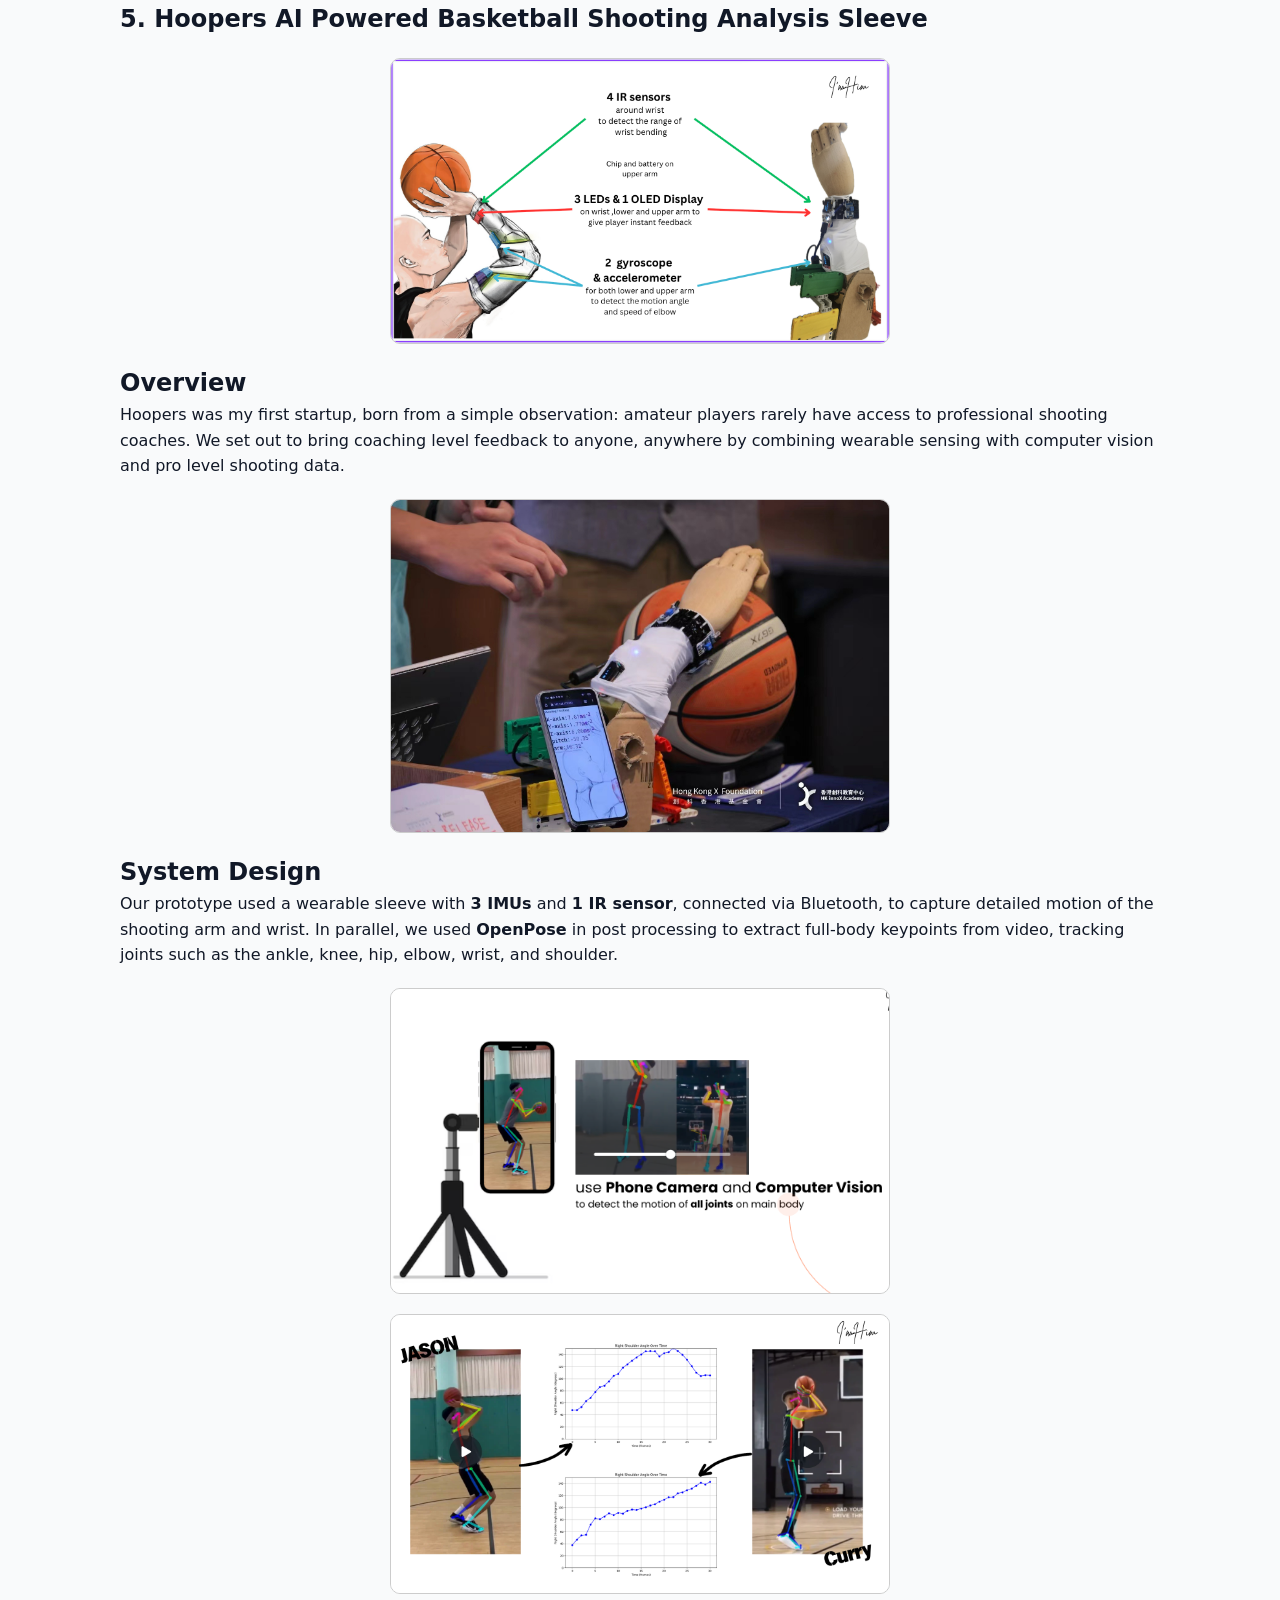
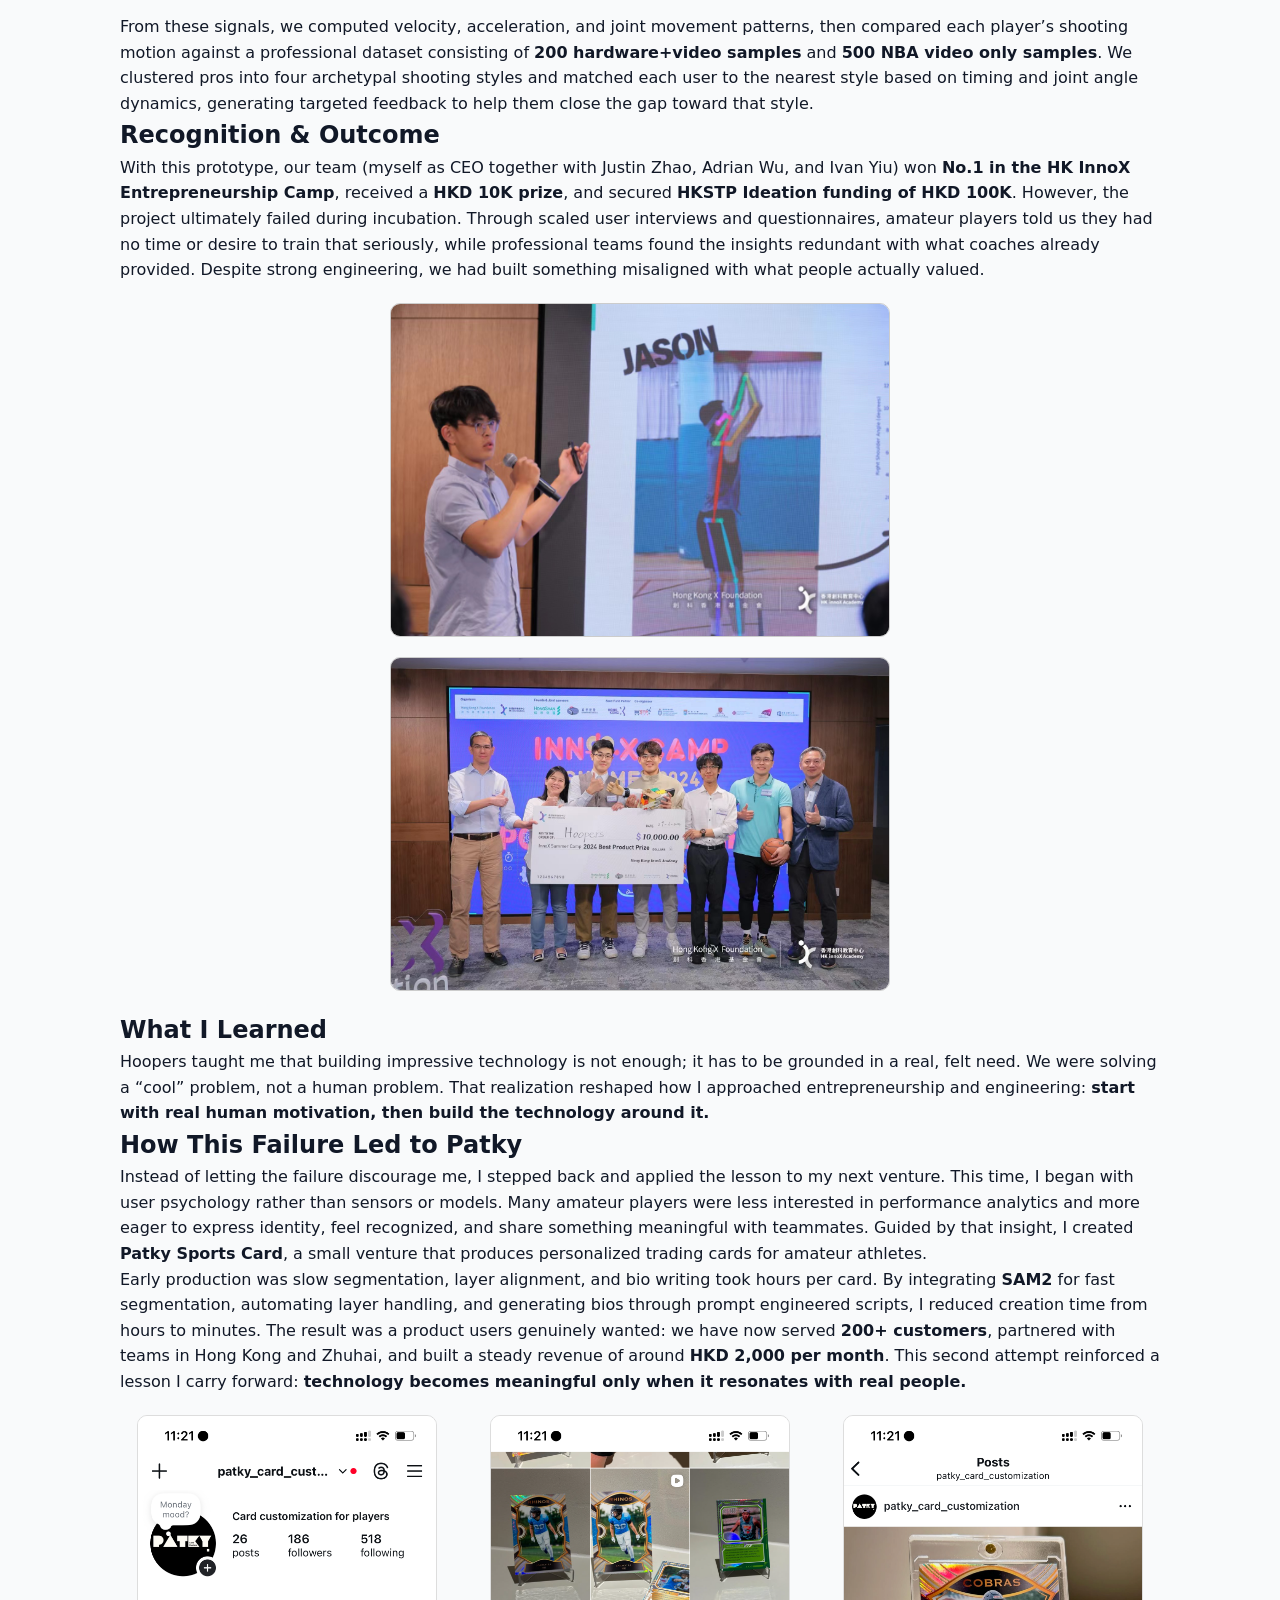
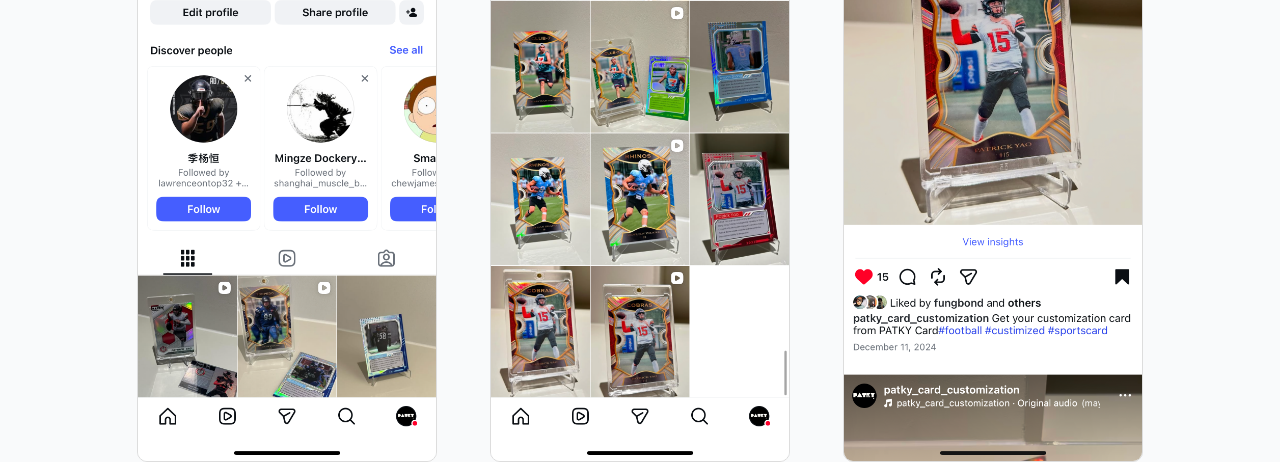
<file: projects/hoopers.html>
<!DOCTYPE html>
<html lang="en">
<head>
  <meta charset="UTF-8">
  <title>Hoopers — Project Details</title>
  <meta name="viewport" content="width=device-width, initial-scale=1" />
  <link rel="stylesheet" href="style.css" />
</head>
<body>
  <main class="container">
<section class="project-section">
  <h1>5. Hoopers AI Powered Basketball Shooting Analysis Sleeve</h1>
  <div class="std-img">
    <img src="../assets/project_pic/Hoopers/Hoopers_Pic_1.png" alt="Hoopers project preview" style="width: 500px; max-width: 100%; height: auto; display: block; margin: 0 auto;">
  </div>
  <h2>Overview</h2>
  <p>
    Hoopers was my first startup, born from a simple observation: amateur players rarely have access 
    to professional shooting coaches. We set out to bring coaching level feedback to anyone, anywhere 
    by combining wearable sensing with computer vision and pro level shooting data.
  </p>
  <div class="std-img">
    <img src="../assets/project_pic/Hoopers/Hoopers_Pic_6.png" alt="Hoopers project preview" style="width: 500px; max-width: 100%; height: auto; display: block; margin: 0 auto;">
  </div>

  <h2>System Design</h2>
  <p>
    Our prototype used a wearable sleeve with <strong>3 IMUs</strong> and <strong>1 IR sensor</strong>, connected via Bluetooth, 
    to capture detailed motion of the shooting arm and wrist. In parallel, we used <strong>OpenPose</strong> in post processing 
    to extract full-body keypoints from video, tracking joints such as the ankle, knee, hip, elbow, wrist, and shoulder.
  </p>
  <div class="std-img">
    <img src="../assets/project_pic/Hoopers/Hoopers_Pic_2.png" alt="Hoopers project preview" style="width: 500px; max-width: 100%; height: auto; display: block; margin: 0 auto;">
  </div>
  <div class="std-img">
    <img src="../assets/project_pic/Hoopers/Hoopers_Pic_3.png" alt="Hoopers project preview" style="width: 500px; max-width: 100%; height: auto; display: block; margin: 0 auto;">
  </div>

  <p>
    From these signals, we computed velocity, acceleration, and joint movement patterns, then compared each player’s 
    shooting motion against a professional dataset consisting of <strong>200 hardware+video samples</strong> and 
    <strong>500 NBA video only samples</strong>. We clustered pros into four archetypal shooting styles and matched each user 
    to the nearest style based on timing and joint angle dynamics, generating targeted feedback to help them 
    close the gap toward that style.
  </p>

  <h2>Recognition & Outcome</h2>
  <p>
    With this prototype, our team (myself as CEO together with Justin Zhao, Adrian Wu, and Ivan Yiu) won 
    <strong>No.1 in the HK InnoX Entrepreneurship Camp</strong>, received a <strong>HKD 10K prize</strong>, and secured 
    <strong>HKSTP Ideation funding of HKD 100K</strong>. However, the project ultimately failed during incubation. 
    Through scaled user interviews and questionnaires, amateur players told us they had no time or desire to train 
    that seriously, while professional teams found the insights redundant with what coaches already provided. 
    Despite strong engineering, we had built something misaligned with what people actually valued.
  </p>
  <div class="std-img">
    <img src="../assets/project_pic/Hoopers/Hoopers_Pic_5.png" alt="Hoopers project preview" style="width: 500px; max-width: 100%; height: auto; display: block; margin: 0 auto;">
  </div>
  <div class="std-img">
    <img src="../assets/project_pic/Hoopers/Hoopers_Pic_8.png" alt="Hoopers project preview" style="width: 500px; max-width: 100%; height: auto; display: block; margin: 0 auto;">
  </div>
  <h2>What I Learned</h2>
  <p>
    Hoopers taught me that building impressive technology is not enough; it has to be grounded in a real, felt need.
    We were solving a “cool” problem, not a human problem. That realization reshaped how I approached entrepreneurship 
    and engineering: <strong>start with real human motivation, then build the technology around it.</strong>
  </p>

  <h2>How This Failure Led to Patky</h2>
  <p>
    Instead of letting the failure discourage me, I stepped back and applied the lesson to my next venture. This time, 
    I began with user psychology rather than sensors or models. Many amateur players were less interested in performance 
    analytics and more eager to express identity, feel recognized, and share something meaningful with teammates. 
    Guided by that insight, I created <strong>Patky Sports Card</strong>, a small venture that produces personalized trading cards 
    for amateur athletes.
  </p>

  <p>
    Early production was slow segmentation, layer alignment, and bio writing took hours per card. By integrating 
    <strong>SAM2</strong> for fast segmentation, automating layer handling, and generating bios through prompt engineered scripts, 
    I reduced creation time from hours to minutes. The result was a product users genuinely wanted: we have now served 
    <strong>200+ customers</strong>, partnered with teams in Hong Kong and Zhuhai, and built a steady revenue of around 
    <strong>HKD 2,000 per month</strong>. This second attempt reinforced a lesson I carry forward: 
    <strong>technology becomes meaningful only when it resonates with real people.</strong>
  </p>
  <div class="std-gallery">
    <img src="../assets/project_pic/Patky/Patky_Pic_1.png" alt="Patky preview 1" style="width: 300px; height: auto; display: block; margin: 0 auto;">
    <img src="../assets/project_pic/Patky/Patky_Pic_2.png" alt="Patky preview 2" style="width: 300px; height: auto; display: block; margin: 0 auto;">
    <img src="../assets/project_pic/Patky/Patky_Pic_3.png" alt="Patky preview 3" style="width: 300px; height: auto; display: block; margin: 0 auto;">
  </div>

</section>
  </main>
</body>
</html>
</file>
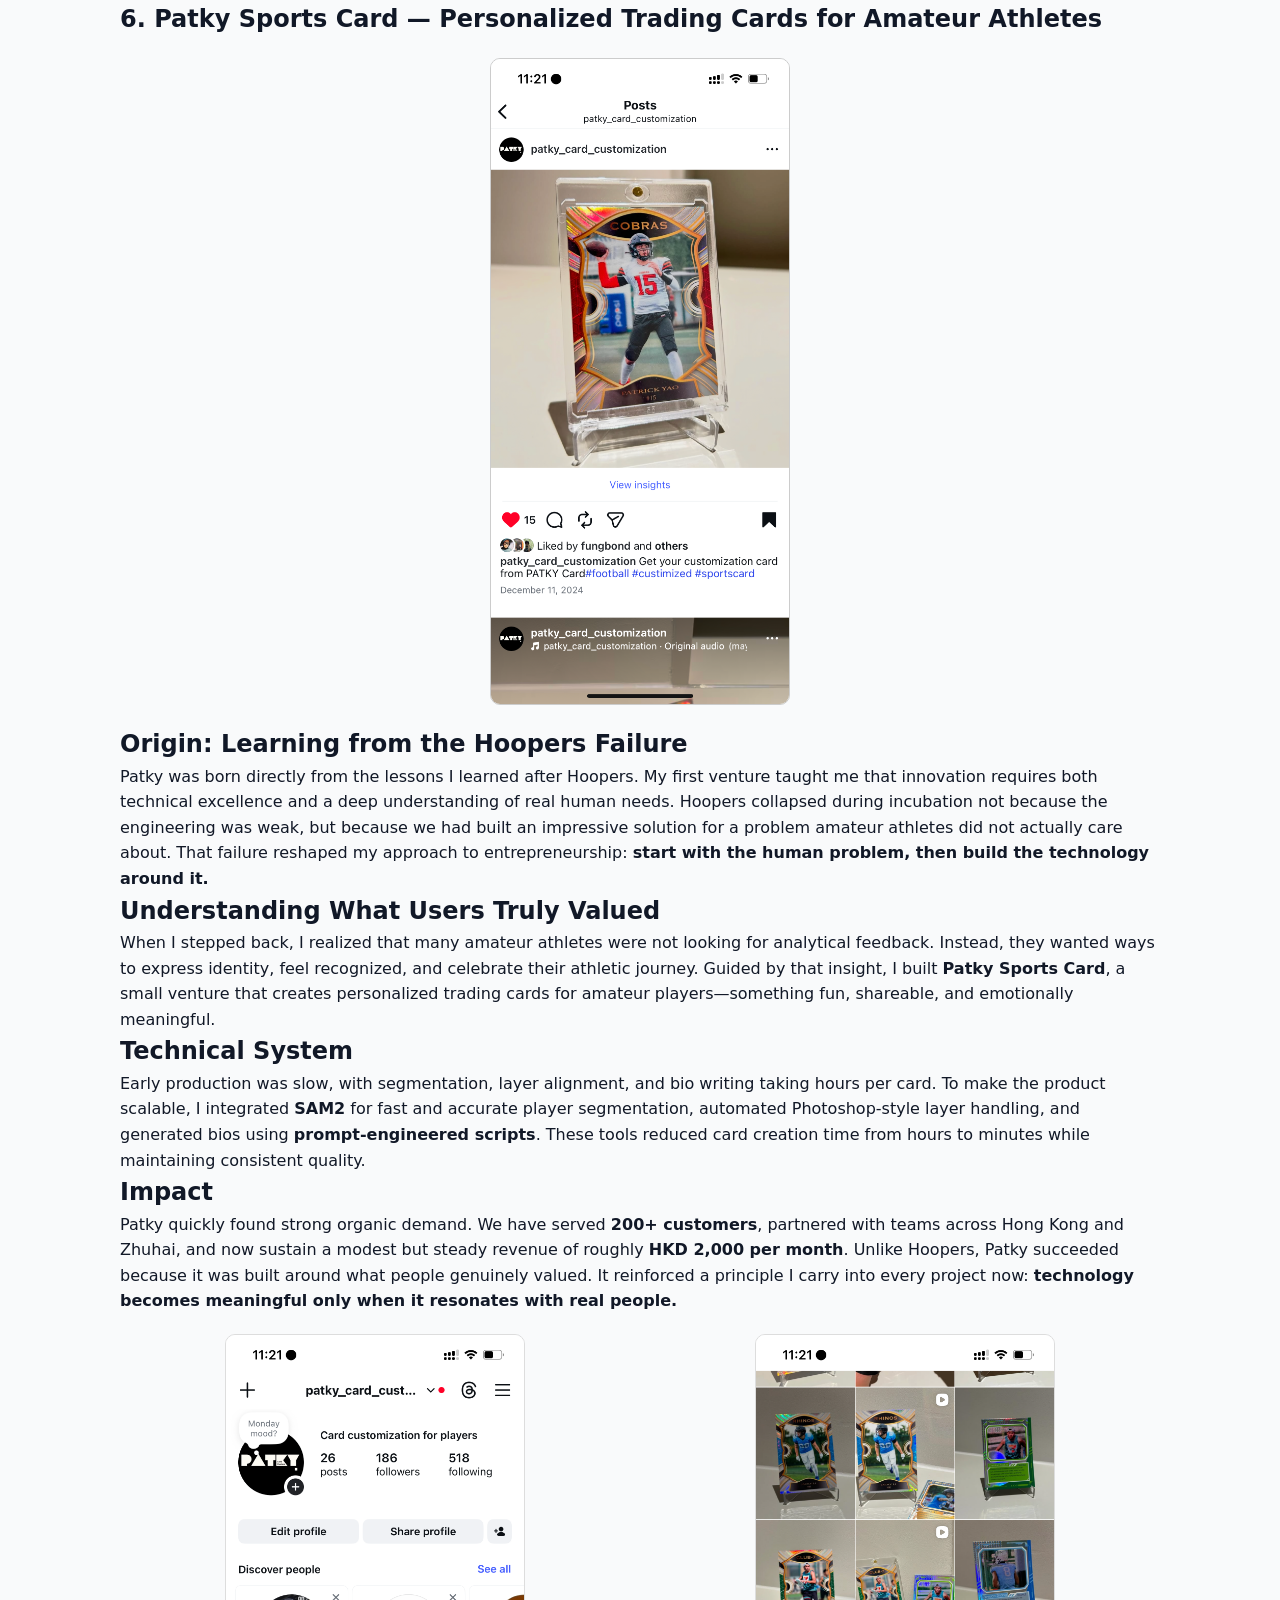
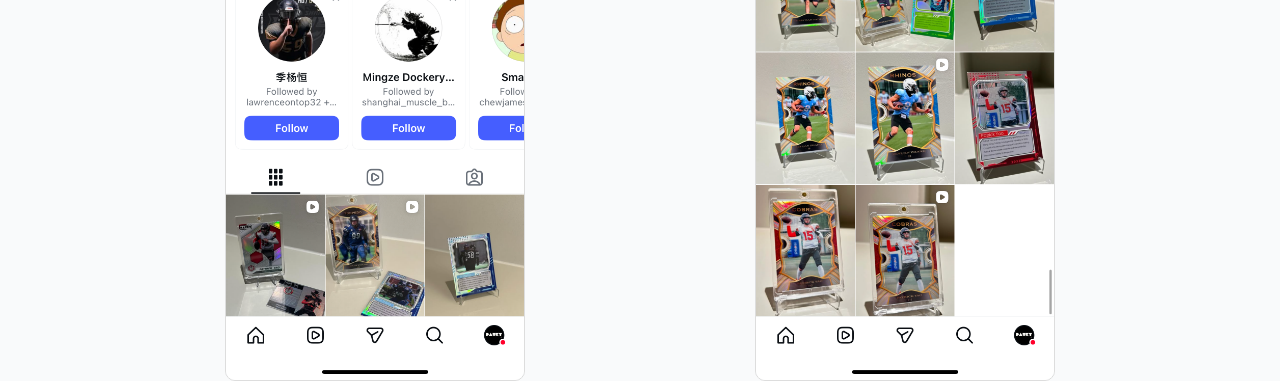
<file: projects/patky.html>
<!DOCTYPE html>
<html lang="en">
<head>
  <meta charset="UTF-8">
  <title>Patky — Project Details</title>
  <meta name="viewport" content="width=device-width, initial-scale=1" />
  <link rel="stylesheet" href="style.css" />
</head>
<body>
  <main class="container">
    <section class="project-section">
      <h1>6. Patky Sports Card — Personalized Trading Cards for Amateur Athletes</h1>

      <div class="std-img">
        <img src="../assets/project_pic/Patky/Patky_Pic_3.png" 
             alt="Patky project preview" 
             style="width: 300px; max-width: 100%; height: auto; display: block; margin: 0 auto;">
      </div>
      <h2>Origin: Learning from the Hoopers Failure</h2>
      <p>
        Patky was born directly from the lessons I learned after Hoopers. My first venture taught me that 
        innovation requires both technical excellence and a deep understanding of real human needs. 
        Hoopers collapsed during incubation not because the engineering was weak, but because we had built 
        an impressive solution for a problem amateur athletes did not actually care about. That failure 
        reshaped my approach to entrepreneurship: <strong>start with the human problem, then build the technology around it.</strong>
      </p>

      

      <h2>Understanding What Users Truly Valued</h2>
      <p>
        When I stepped back, I realized that many amateur athletes were not looking for analytical feedback. 
        Instead, they wanted ways to express identity, feel recognized, and celebrate their athletic journey. 
        Guided by that insight, I built <strong><a href="https://patkycards.com" target="_blank">Patky Sports Card</a></strong>, 
        a small venture that creates personalized trading cards for amateur players—something fun, shareable, 
        and emotionally meaningful.
      </p>

      

      <h2>Technical System</h2>
      <p>
        Early production was slow, with segmentation, layer alignment, and bio writing taking hours per card. 
        To make the product scalable, I integrated <strong>SAM2</strong> for fast and accurate player segmentation, 
        automated Photoshop-style layer handling, and generated bios using <strong>prompt-engineered scripts</strong>. 
        These tools reduced card creation time from hours to minutes while maintaining consistent quality.
      </p>

      

      <h2>Impact</h2>
      <p>
        Patky quickly found strong organic demand. We have served <strong>200+ customers</strong>, partnered with teams across 
        Hong Kong and Zhuhai, and now sustain a modest but steady revenue of roughly <strong>HKD 2,000 per month</strong>. 
        Unlike Hoopers, Patky succeeded because it was built around what people genuinely valued. It reinforced a 
        principle I carry into every project now: <strong>technology becomes meaningful only when it resonates with real people.</strong>
      </p>
      <div class="std-gallery">
        <img src="../assets/project_pic/Patky/Patky_Pic_1.png" 
             alt="Patky preview 1" 
             style="width: 300px; height: auto; display: block; margin: 0 auto;">
        <img src="../assets/project_pic/Patky/Patky_Pic_2.png" 
             alt="Patky preview 2" 
             style="width: 300px; height: auto; display: block; margin: 0 auto;">
      </div>
    </section>
  </main>
</body>
</html>
</file>
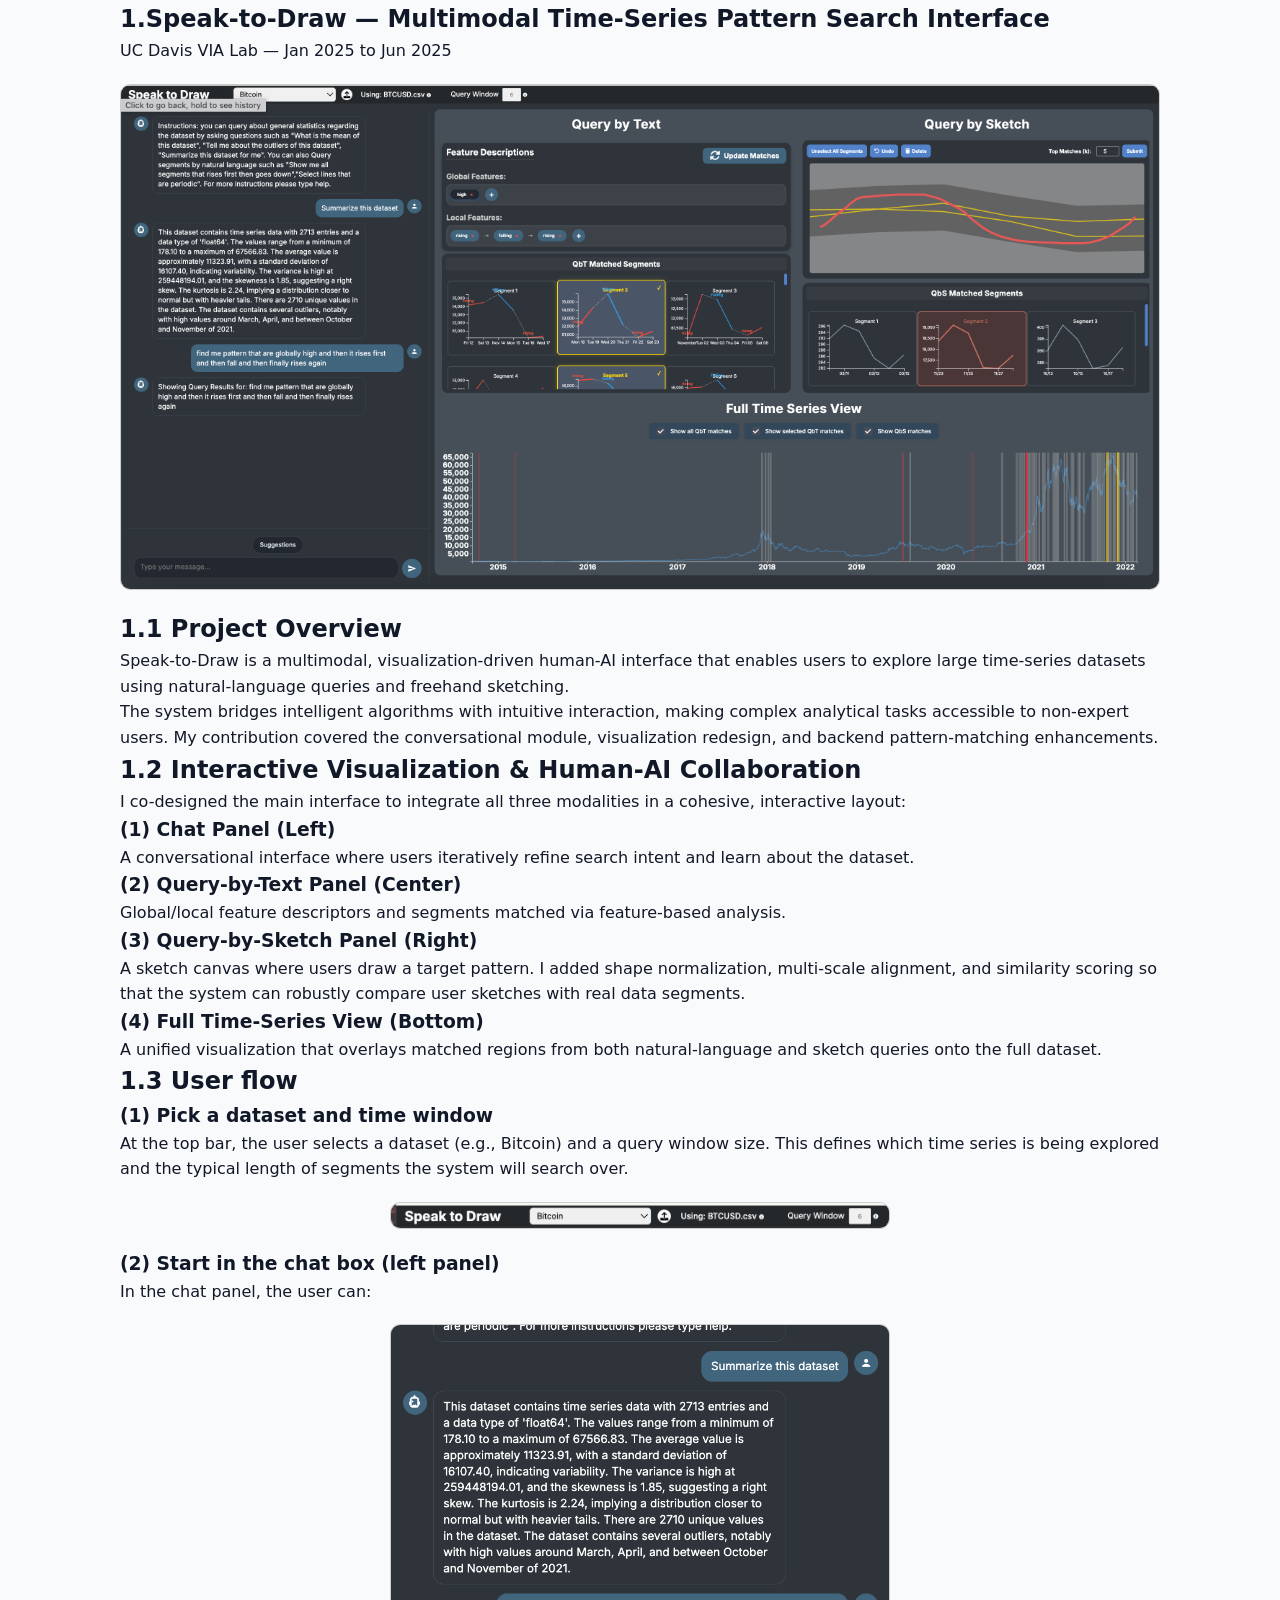
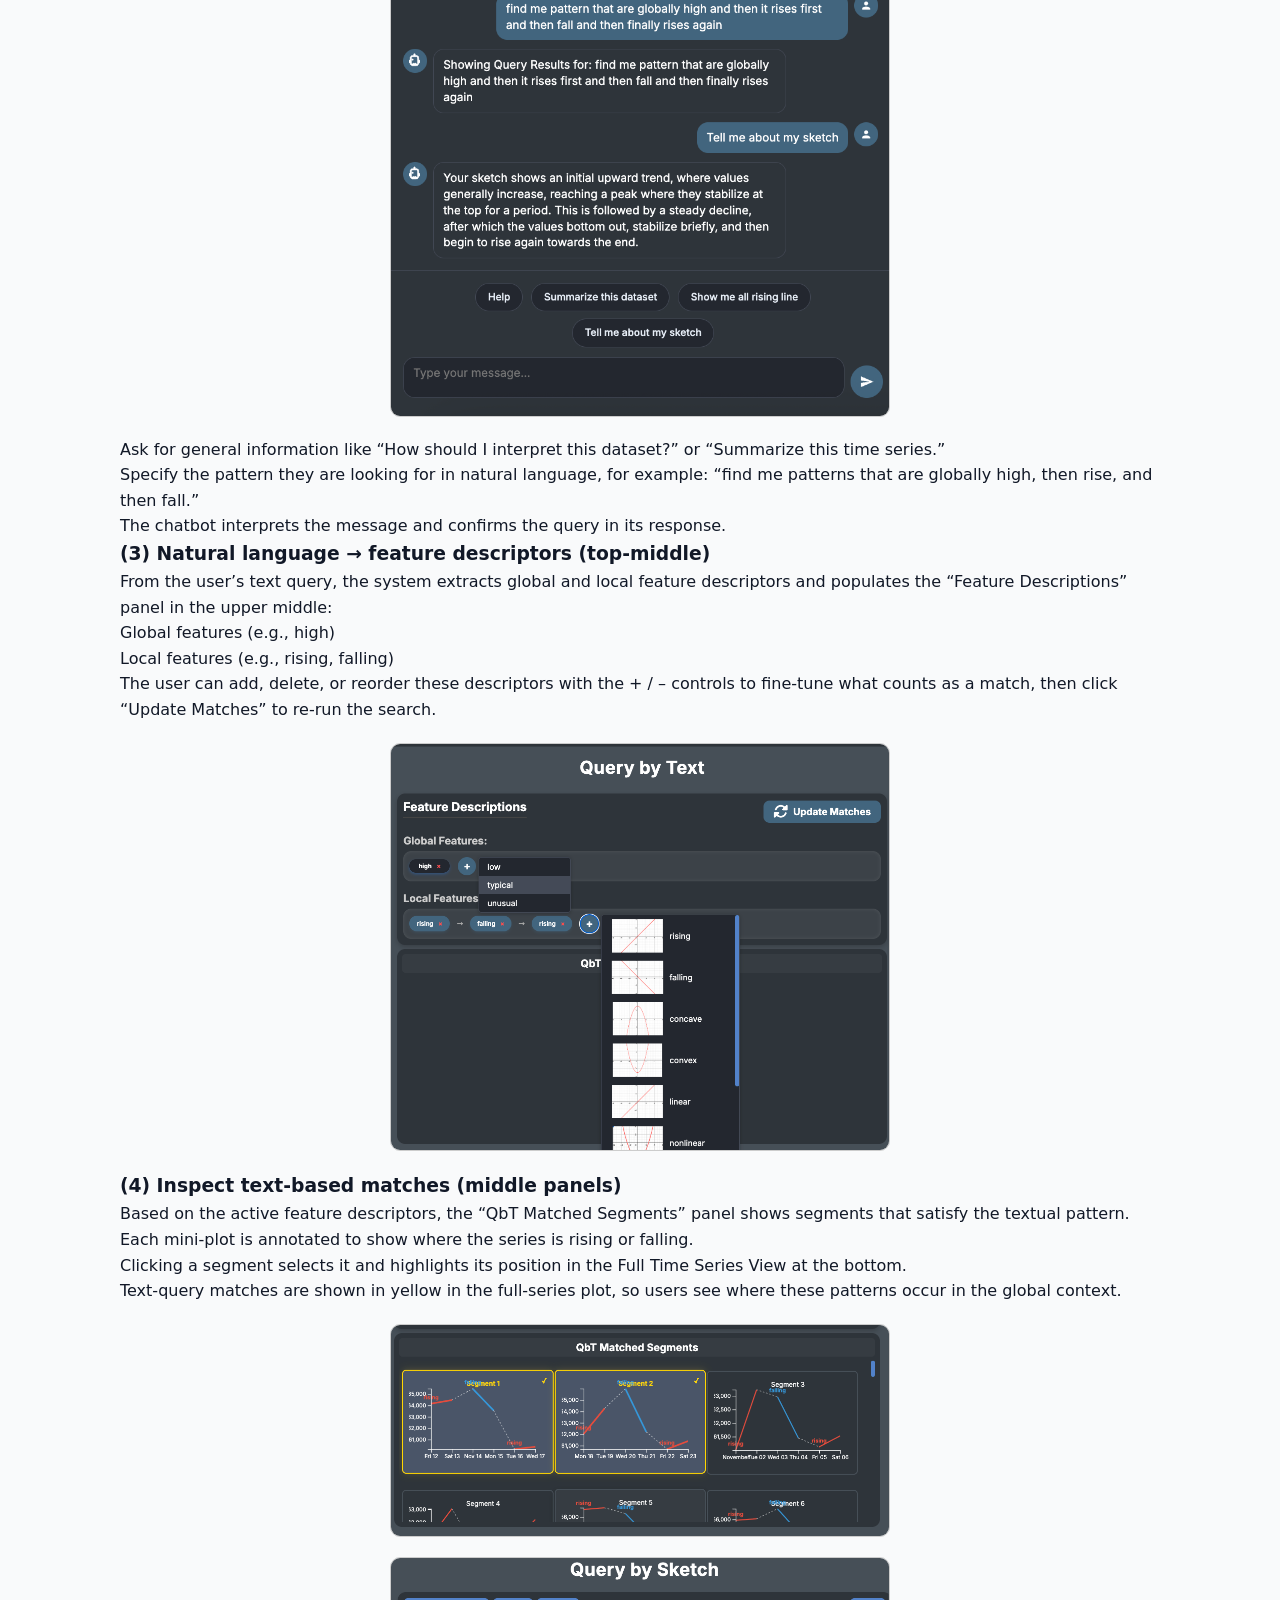
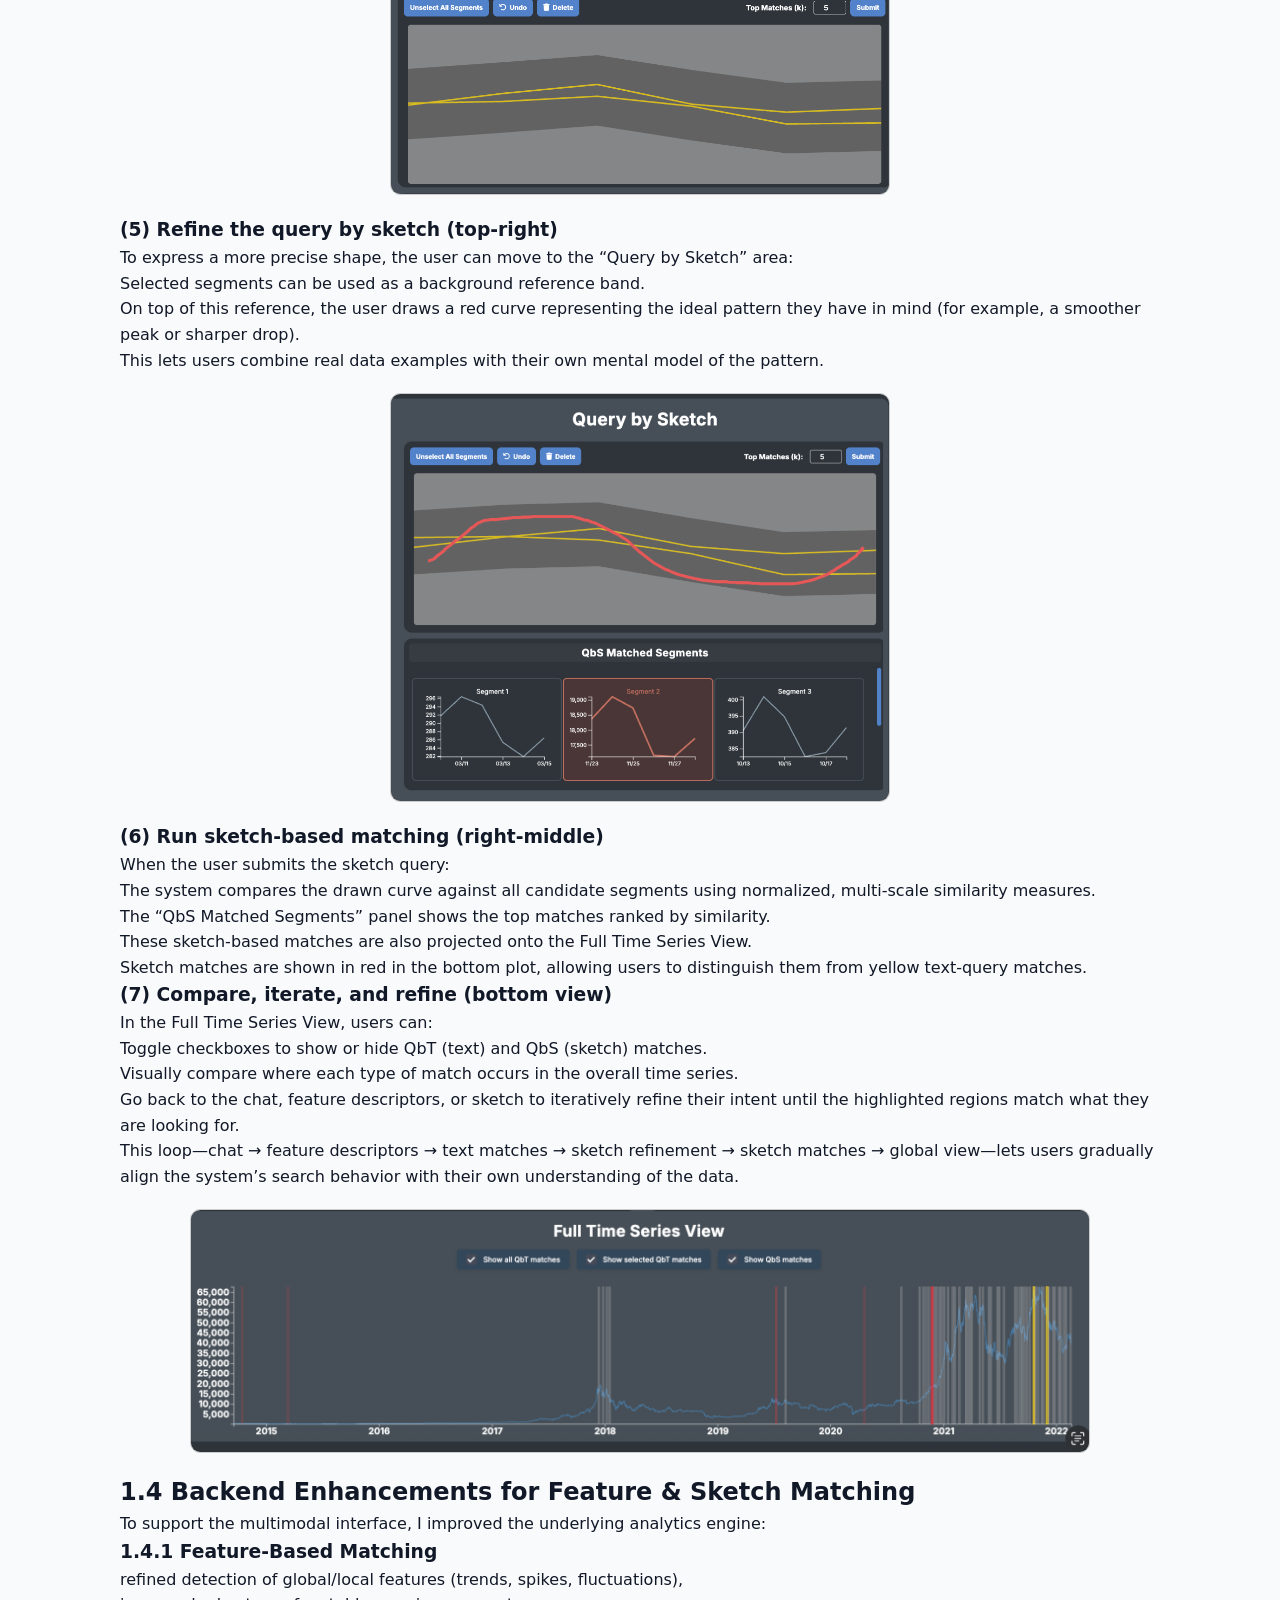
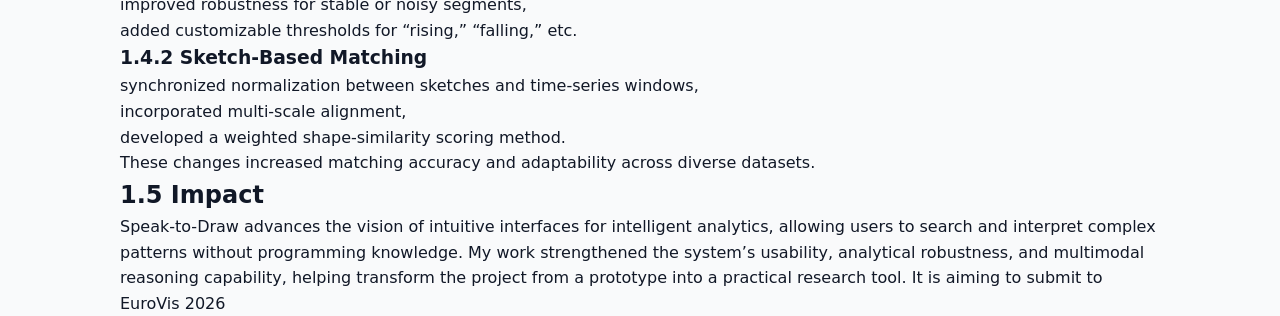
<file: projects/speak-to-draw.html>
<!DOCTYPE html>
<html lang="en">
<head>
  <meta charset="UTF-8">
  <title>Speak-to-Draw</title>
  <link rel="stylesheet" href="style.css">
</head>
<body>
  <main class="container">
    <section class="project-section">

      <h1>1.Speak-to-Draw — Multimodal Time-Series Pattern Search Interface</h1>

      <p>UC Davis VIA Lab — Jan 2025 to Jun 2025</p>
      <div class="std-img">
        <img src="../assets/project_pic/SpeakToDraw/SpeakToDraw_Pic_1.png" alt="Speak-to-Draw figure 1">
      </div>

      <h2>1.1 Project Overview</h2>

      <p>Speak-to-Draw is a multimodal, visualization-driven human-AI interface that enables users to explore large time-series datasets using natural-language queries and freehand sketching.</p>
      <p>The system bridges intelligent algorithms with intuitive interaction, making complex analytical tasks accessible to non-expert users. My contribution covered the conversational module, visualization redesign, and backend pattern-matching enhancements.</p>

      <!-- Image 1 -->
      

      <h2>1.2 Interactive Visualization &amp; Human-AI Collaboration</h2>

      <p>I co-designed the main interface to integrate all three modalities in a cohesive, interactive layout:</p>

      <h3>(1) Chat Panel (Left)</h3>

      <p>A conversational interface where users iteratively refine search intent and learn about the dataset.</p>

      <h3>(2) Query-by-Text Panel (Center)</h3>

      <p>Global/local feature descriptors and segments matched via feature-based analysis.</p>

      <h3>(3) Query-by-Sketch Panel (Right)</h3>

      <p>A sketch canvas where users draw a target pattern.
      I added shape normalization, multi-scale alignment, and similarity scoring so that the system can robustly compare user sketches with real data segments.</p>

      <h3>(4) Full Time-Series View (Bottom)</h3>

      <p>A unified visualization that overlays matched regions from both natural-language and sketch queries onto the full dataset.</p>

      

      <h2>1.3 User flow</h2>

      <h3>(1)  Pick a dataset and time window</h3>
      <p>At the top bar, the user selects a dataset (e.g., Bitcoin) and a query window size. This defines which time series is being explored and the typical length of segments the system will search over.</p>

      <div class="std-img">
        <img src="../assets/project_pic/SpeakToDraw/SpeakToDraw_Pic_2.png" alt="Speak-to-Draw figure 1">
      </div>

      <h3>(2) Start in the chat box (left panel)</h3>
      <p>In the chat panel, the user can:</p>
      <div class="std-img">
        <img src="../assets/project_pic/SpeakToDraw/SpeakToDraw_Pic_3.png" alt="Speak-to-Draw figure 1">
      </div>

      <p>Ask for general information like “How should I interpret this dataset?” or “Summarize this time series.”</p>

      <p>Specify the pattern they are looking for in natural language, for example:
      “find me patterns that are globally high, then rise, and then fall.”</p>

      <p>The chatbot interprets the message and confirms the query in its response.</p>

      <h3>(3) Natural language → feature descriptors (top-middle)</h3>
      <p>From the user’s text query, the system extracts global and local feature descriptors and populates the “Feature Descriptions” panel in the upper middle:</p>

      <p>Global features (e.g., high)</p>

      <p>Local features (e.g., rising, falling)</p>

      <p>The user can add, delete, or reorder these descriptors with the + / – controls to fine-tune what counts as a match, then click “Update Matches” to re-run the search.</p>

      <div class="std-img">
        <img src="../assets/project_pic/SpeakToDraw/SpeakToDraw_Pic_4.png" alt="Speak-to-Draw figure 1">
      </div>

      <h3>(4)  Inspect text-based matches (middle panels)</h3>
      <p>Based on the active feature descriptors, the “QbT Matched Segments” panel shows segments that satisfy the textual pattern. Each mini-plot is annotated to show where the series is rising or falling.</p>

      <p>Clicking a segment selects it and highlights its position in the Full Time Series View at the bottom.</p>

      <p>Text-query matches are shown in yellow in the full-series plot, so users see where these patterns occur in the global context.</p>

      <div class="std-img">
        <img src="../assets/project_pic/SpeakToDraw/SpeakToDraw_Pic_5.png" alt="Speak-to-Draw figure 1">
      </div>
      <div class="std-img">
        <img src="../assets/project_pic/SpeakToDraw/SpeakToDraw_Pic_6.png" alt="Speak-to-Draw figure 1">
      </div>
      <h3>(5)  Refine the query by sketch (top-right)</h3>
      <p>To express a more precise shape, the user can move to the “Query by Sketch” area:</p>

      <p>Selected segments can be used as a background reference band.</p>

      <p>On top of this reference, the user draws a red curve representing the ideal pattern they have in mind (for example, a smoother peak or sharper drop).</p>

      <p>This lets users combine real data examples with their own mental model of the pattern.</p>

       <!-- Image 5 -->
       <div class="std-img">
        <img src="../assets/project_pic/SpeakToDraw/SpeakToDraw_Pic_7.png" alt="Speak-to-Draw figure 5">
      </div>
      <h3>(6) Run sketch-based matching (right-middle)</h3>
      <p>When the user submits the sketch query:</p>

      <p>The system compares the drawn curve against all candidate segments using normalized, multi-scale similarity measures.</p>

      <p>The “QbS Matched Segments” panel shows the top matches ranked by similarity.</p>

      <p>These sketch-based matches are also projected onto the Full Time Series View.</p>

      <p>Sketch matches are shown in red in the bottom plot, allowing users to distinguish them from yellow text-query matches.</p>

     

      <h3>(7) Compare, iterate, and refine (bottom view)</h3>
      <p>In the Full Time Series View, users can:</p>

      <p>Toggle checkboxes to show or hide QbT (text) and QbS (sketch) matches.</p>

      <p>Visually compare where each type of match occurs in the overall time series.</p>

      <p>Go back to the chat, feature descriptors, or sketch to iteratively refine their intent until the highlighted regions match what they are looking for.</p>

      <p>This loop—chat → feature descriptors → text matches → sketch refinement → sketch matches → global view—lets users gradually align the system’s search behavior with their own understanding of the data.</p>

      <div class="std-img">
        <img src="../assets/project_pic/SpeakToDraw/SpeakToDraw_Pic_8.png" alt="Speak-to-Draw figure 1">
      </div>
      <h2>1.4 Backend Enhancements for Feature &amp; Sketch Matching</h2>

      <p>To support the multimodal interface, I improved the underlying analytics engine:</p>

      <h3>1.4.1 Feature-Based Matching</h3>

      <p>refined detection of global/local features (trends, spikes, fluctuations),</p>

      <p>improved robustness for stable or noisy segments,</p>

      <p>added customizable thresholds for “rising,” “falling,” etc.</p>

      <h3>1.4.2 Sketch-Based Matching</h3>

      <p>synchronized normalization between sketches and time-series windows,</p>

      <p>incorporated multi-scale alignment,</p>

      <p>developed a weighted shape-similarity scoring method.</p>

      <p>These changes increased matching accuracy and adaptability across diverse datasets. </p>

      <h2>1.5 Impact</h2>

      <p>Speak-to-Draw advances the vision of intuitive interfaces for intelligent analytics, allowing users to search and interpret complex patterns without programming knowledge.
      My work strengthened the system’s usability, analytical robustness, and multimodal reasoning capability, helping transform the project from a prototype into a practical research tool. It is aiming to submit to EuroVis 2026</p>

    </section>
  </main>
</body>
</html>
</file>
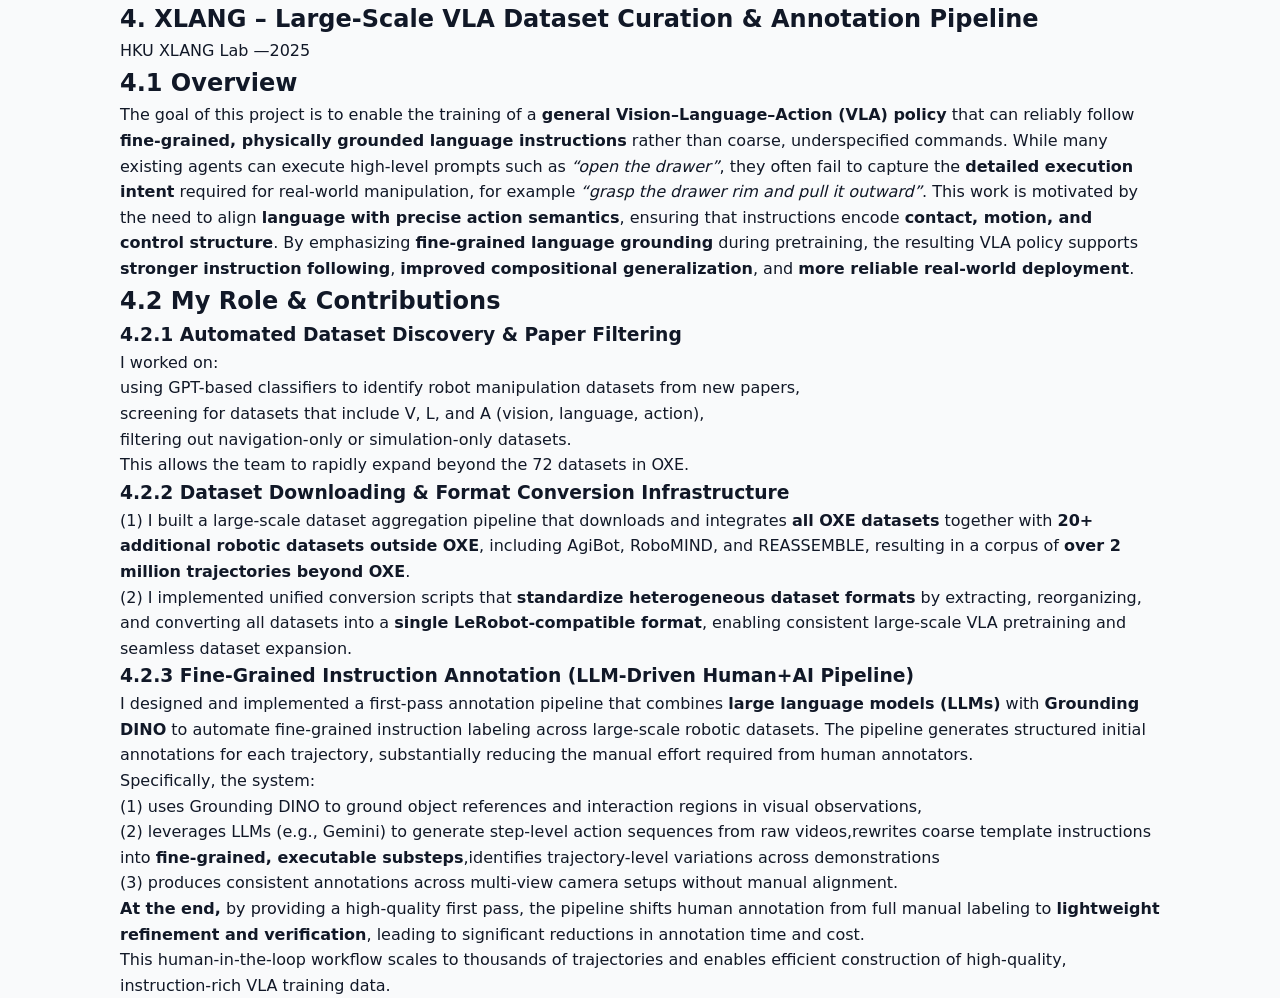
<file: projects/xlang.html>
<!DOCTYPE html>
<html lang="en">
<head>
  <meta charset="UTF-8">
  <title>XLANG – Large-Scale VLA Dataset Curation & Annotation Pipeline</title>
  <link rel="stylesheet" href="style.css">
</head>
<body>
  <main class="container">
    <section class="project-section">

      <h1>4. XLANG – Large-Scale VLA Dataset Curation & Annotation Pipeline</h1>

      <p>HKU XLANG Lab —2025</p>

      <h2>4.1 Overview</h2>

      <p>
        The goal of this project is to enable the training of a <strong>general Vision–Language–Action (VLA) policy</strong> that can reliably follow <strong>fine-grained, physically grounded language instructions</strong> rather than coarse, underspecified commands. While many existing agents can execute high-level prompts such as <em>“open the drawer”</em>, they often fail to capture the <strong>detailed execution intent</strong> required for real-world manipulation, for example <em>“grasp the drawer rim and pull it outward”</em>. This work is motivated by the need to align <strong>language with precise action semantics</strong>, ensuring that instructions encode <strong>contact, motion, and control structure</strong>. By emphasizing <strong>fine-grained language grounding</strong> during pretraining, the resulting VLA policy supports <strong>stronger instruction following</strong>, <strong>improved compositional generalization</strong>, and <strong>more reliable real-world deployment</strong>.
      </p>
        
        
        
      <h2>4.2 My Role &amp; Contributions</h2>

      <h3>4.2.1 Automated Dataset Discovery &amp; Paper Filtering</h3>

      

      <p>I worked on:</p>

      <p>using GPT-based classifiers to identify robot manipulation datasets from new papers,</p>

      <p>screening for datasets that include V, L, and A (vision, language, action),</p>

      <p>filtering out navigation-only or simulation-only datasets.</p>

      <p>This allows the team to rapidly expand beyond the 72 datasets in OXE.</p>

      <h3>4.2.2 Dataset Downloading &amp; Format Conversion Infrastructure</h3>

<p>
(1) I built a large-scale dataset aggregation pipeline that downloads and integrates <strong>all OXE datasets</strong> together with <strong>20+ additional robotic datasets outside OXE</strong>, including AgiBot, RoboMIND, and REASSEMBLE, resulting in a corpus of <strong>over 2 million trajectories beyond OXE</strong>.
</p>

<p>
(2) I implemented unified conversion scripts that <strong>standardize heterogeneous dataset formats</strong> by extracting, reorganizing, and converting all datasets into a <strong>single LeRobot-compatible format</strong>, enabling consistent large-scale VLA pretraining and seamless dataset expansion.
</p>

      <h3>4.2.3 Fine-Grained Instruction Annotation (LLM-Driven Human+AI Pipeline)</h3>

<p>
I designed and implemented a first-pass annotation pipeline that combines <strong>large language models (LLMs)</strong> with <strong>Grounding DINO</strong> to automate fine-grained instruction labeling across large-scale robotic datasets.
The pipeline generates structured initial annotations for each trajectory, substantially reducing the manual effort required from human annotators.
</p>

<p>
Specifically, the system:
</p>

<p>
(1) uses Grounding DINO to ground object references and interaction regions in visual observations,
</p>

<p>
(2) leverages LLMs (e.g., Gemini) to generate step-level action sequences from raw videos,rewrites coarse template instructions into <strong>fine-grained, executable substeps</strong>,identifies trajectory-level variations across demonstrations

</p>

<p>
(3) produces consistent annotations across multi-view camera setups without manual alignment.
</p>

<p>
<strong>At the end,</strong> by providing a high-quality first pass, the pipeline shifts human annotation from full manual labeling to <strong>lightweight refinement and verification</strong>, leading to significant reductions in annotation time and cost.
</p>

<p>
This human-in-the-loop workflow scales to thousands of trajectories and enables efficient construction of high-quality, instruction-rich VLA training data.
</p>

    </section>
  </main>
</body>
</html>
</file>
<file: style.css>
/* Basic reset */
*,
*::before,
*::after {
  box-sizing: border-box;
  margin: 0;
  padding: 0;
}

/* Global styles */
body {
  font-family: system-ui, -apple-system, BlinkMacSystemFont, "Segoe UI", sans-serif;
  color: #111827;
  background-color: #f9fafb;
  line-height: 1.6;
}

img {
  max-width: 100%;
  display: block;
}

a {
  color: inherit;
  text-decoration: none;
}

ul {
  list-style: none;
}

/* Layout helpers */
.container {
  width: 100%;
  max-width: 1080px;
  margin: 0 auto;
  padding: 0 1.25rem;
}

/* Header & nav */
.site-header {
  position: sticky;
  top: 0;
  z-index: 50;
  background-color: rgba(249, 250, 251, 0.95);
  border-bottom: 1px solid #e5e7eb;
  backdrop-filter: blur(10px);
}

.nav-container {
  display: flex;
  align-items: center;
  justify-content: space-between;
  height: 3.75rem;
}

.logo a {
  font-weight: 700;
  font-size: 1.1rem;
  letter-spacing: 0.03em;
}

.nav {
  display: flex;
  gap: 1.1rem;
  font-size: 0.9rem;
}

.nav a {
  padding: 0.25rem 0;
  position: relative;
}

.nav a::after {
  content: "";
  position: absolute;
  left: 0;
  bottom: -0.2rem;
  height: 2px;
  width: 0;
  background-color: #2563eb;
  transition: width 0.2s ease;
}

.nav a:hover::after {
  width: 100%;
}

/* Hero section */
.hero {
  padding: 4.5rem 0 3rem;
}

.hero-grid {
  display: grid;
  grid-template-columns: minmax(0, 2fr) minmax(0, 1.6fr);
  gap: 2.5rem;
  align-items: center;
}

.eyebrow {
  font-size: 0.8rem;
  text-transform: uppercase;
  letter-spacing: 0.12em;
  color: #6b7280;
  margin-bottom: 0.75rem;
}

.hero-title {
  font-size: clamp(2.1rem, 3vw, 2.6rem);
  font-weight: 750;
  margin-bottom: 0.75rem;
}

.highlight {
  color: #2563eb;
}

.hero-subtitle {
  font-size: 1rem;
  color: #4b5563;
  margin-bottom: 1.5rem;
}

.hero-actions {
  display: flex;
  flex-wrap: wrap;
  gap: 0.75rem;
  margin-bottom: 1rem;
}

.hero-meta {
  font-size: 0.9rem;
  color: #6b7280;
  display: flex;
  flex-wrap: wrap;
  gap: 0.75rem;
}

.hero-meta span {
  background-color: #e5e7eb;
  border-radius: 999px;
  padding: 0.25rem 0.7rem;
}

/* Hero photo */
.hero-photo-wrapper {
  display: flex;
  justify-content: center;
}

.hero-photo-circle {
  width: 220px;
  height: 220px;
  border-radius: 999px;
  padding: 6px;
  background: radial-gradient(circle at 0% 0%, #4f46e5, #0ea5e9);
  display: flex;
  align-items: center;
  justify-content: center;
}

.hero-photo {
  width: 100%;
  height: 100%;
  border-radius: 999px;
  object-fit: cover;
  border: 4px solid #f9fafb;
}

/* Buttons */
.btn {
  display: inline-flex;
  align-items: center;
  justify-content: center;
  padding: 0.55rem 1.2rem;
  border-radius: 999px;
  border: 1px solid #d1d5db;
  font-size: 0.9rem;
  font-weight: 500;
  color: #111827;
  background-color: #f9fafb;
  cursor: pointer;
  transition: background-color 0.15s ease, box-shadow 0.15s ease, transform 0.1s ease;
}

.btn.primary {
  background: linear-gradient(135deg, #2563eb, #4f46e5);
  color: #f9fafb;
  border-color: transparent;
}

.btn:hover {
  box-shadow: 0 10px 20px rgba(15, 23, 42, 0.08);
  transform: translateY(-1px);
  background-color: #f3f4f6;
}

.btn.primary:hover {
  background: linear-gradient(135deg, #1d4ed8, #4338ca);
}

/* Sections */
.section {
  padding: 3rem 0;
}

.section-alt {
  background-color: #f3f4f6;
}

.section-title {
  font-size: 1.5rem;
  font-weight: 700;
  margin-bottom: 0.5rem;
}

.section-lead {
  font-size: 0.98rem;
  color: #4b5563;
  margin-bottom: 1.5rem;
}

/* Cards */
.card-list {
  display: grid;
  gap: 1.5rem;
  margin-top: 1.25rem;
}

.cards-two-column {
  grid-template-columns: repeat(auto-fit, minmax(260px, 1fr));
}

.card {
  background-color: #ffffff;
  border-radius: 0.9rem;
  padding: 1.2rem 1.3rem;
  border: 1px solid #e5e7eb;
  box-shadow: 0 8px 18px rgba(15, 23, 42, 0.03);
}

.section-alt .card {
  background-color: #f9fafb;
}

.project-card {
  display: flex;
  flex-direction: column;
  min-height: 540px; /* ensures consistent height so actions can sit at bottom */
}

.project-card .project-image {
  width: 100%;
  aspect-ratio: 16 / 9;
  object-fit: cover;
  border-radius: 0.6rem;
  margin-bottom: 0.75rem;
  background-color: #e5e7eb; /* placeholder when image missing */
}

.project-actions {
  margin-top: auto; /* push actions to bottom */
  display: flex;
  gap: 0.5rem;
}

.card-header {
  display: flex;
  flex-wrap: wrap;
  justify-content: space-between;
  gap: 0.5rem;
  margin-bottom: 0.35rem;
}

.card-header h3 {
  font-size: 1rem;
  font-weight: 600;
}

.card-title {
  display: flex;
  align-items: center;
  gap: 0.5rem;
}

.card-logo {
  width: 32px;
  height: 32px;
  object-fit: contain;
}

/* Research logos appear as a separate row above each research card title */
.research-logo-wrap {
  margin-bottom: 0.4rem;
}

.research-logo {
  height: 48px;
  width: auto;
  object-fit: contain;
  display: block;
}

.card-subtitle {
  font-size: 0.9rem;
  color: #6b7280;
  margin-bottom: 0.4rem;
}

.tag {
  font-size: 0.75rem;
  text-transform: uppercase;
  letter-spacing: 0.09em;
  color: #4b5563;
  background-color: #e5e7eb;
  border-radius: 999px;
  padding: 0.2rem 0.6rem;
  white-space: nowrap;
}

.tag-group {
  display: flex;
  gap: 0.4rem;
  flex-basis: 100%;      /* move tag group to a new line under the title */
  flex-wrap: wrap;       /* allow multiple tags to wrap if needed */
  margin-top: 0.15rem;   /* small spacing from title */
}

.tag-accent {
  background-color: #dbeafe; /* blue-100 */
  color: #1d4ed8;            /* blue-700 */
  border: 1px solid #bfdbfe; /* blue-200 */
}

.card-list-items {
  padding-left: 1.1rem;
}

.card-list-items li {
  position: relative;
  font-size: 0.92rem;
  color: #374151;
  margin-bottom: 0.35rem;
}

.card-list-items li::before {
  content: "•";
  position: absolute;
  left: -0.95rem;
  color: #9ca3af;
}

/* Pills & contact */
.pill-list {
  display: flex;
  flex-wrap: wrap;
  gap: 0.5rem;
  margin-top: 0.75rem;
}

.pill-list li {
  padding: 0.25rem 0.7rem;
  border-radius: 999px;
  background-color: #e5e7eb;
  font-size: 0.85rem;
  color: #374151;
}

.contact-grid {
  display: grid;
  grid-template-columns: minmax(0, 1.1fr) minmax(0, 1.4fr);
  gap: 2rem;
  align-items: flex-start;
}

.contact-links {
  display: flex;
  flex-direction: column;
  gap: 0.9rem;
}

.icon-links {
  display: flex;
  flex-wrap: wrap;
  gap: 0.75rem;
  font-size: 0.9rem;
}

.icon-links a {
  padding: 0.3rem 0.6rem;
  border-radius: 999px;
  border: 1px solid #d1d5db;
  background-color: #ffffff;
}

.icon-links a:hover {
  background-color: #e5e7eb;
}

/* Footer */
.site-footer {
  border-top: 1px solid #e5e7eb;
  padding: 1rem 0 1.2rem;
  background-color: #f9fafb;
  font-size: 0.85rem;
  color: #6b7280;
}

.footer-inner {
  display: flex;
  justify-content: space-between;
  gap: 0.75rem;
}

/* Responsive */
@media (max-width: 800px) {
  .nav {
    display: none;
  }

  .hero-grid {
    grid-template-columns: minmax(0, 1fr);
    text-align: left;
  }

  .hero-photo-wrapper {
    order: -1;
    margin-bottom: 1.5rem;
  }

  .hero-photo-circle {
    width: 180px;
    height: 180px;
  }

  .contact-grid {
    grid-template-columns: minmax(0, 1fr);
  }

  .footer-inner {
    flex-direction: column;
    align-items: flex-start;
  }
}

@media (max-width: 500px) {
  .hero-actions {
    flex-direction: column;
    align-items: stretch;
  }
}
</file>
<file: projects/style.css>
/* Inherit global site styles for project pages */
@import url('../style.css');

/* Project page helpers */
.std-img {
  width: 100%;
  margin: 20px 0;
  display: flex;
  justify-content: center;
}

.std-img img {
  /* Consistent width across all images while staying responsive */
  width: 500px;
  max-width: 100%;
  height: auto;
  border-radius: 10px;
  border: 1px solid #ccc;
}

.std-gallery {
  display: grid;
  grid-template-columns: repeat(auto-fit, minmax(260px, 1fr));
  gap: 20px;
  margin-top: 20px;
  justify-items: center; /* center images within each grid cell */
}

.std-gallery img {
  width: 100%;
  border-radius: 10px;
  border: 1px solid #ddd;
  object-fit: cover;
}

/* First and last image in the project get a different width */
.project-section .std-img:first-of-type img{
    width: 1100px;
    max-width: 100%;
    height: auto;
  }
  
.project-section .std-img:last-of-type img {
  width: 900px;
  max-width: 100%;
  height: auto;
}
</file>
